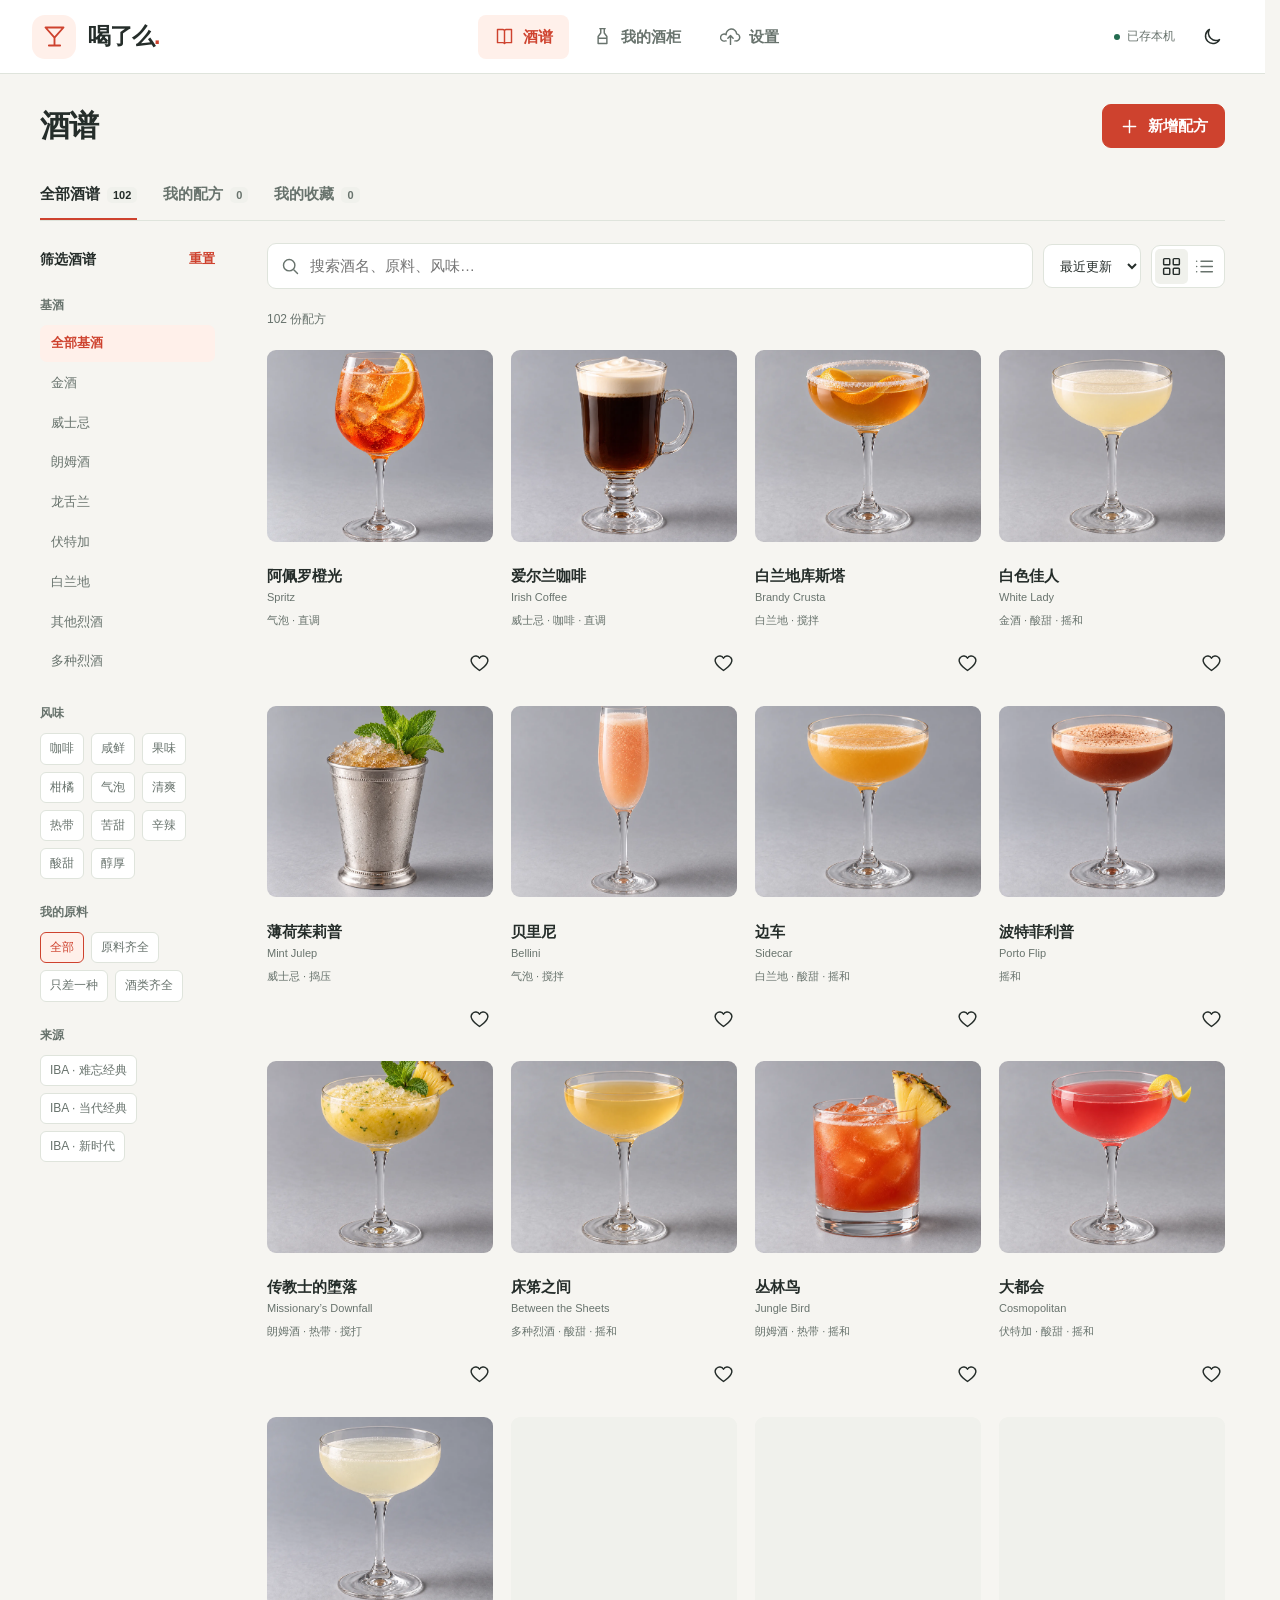
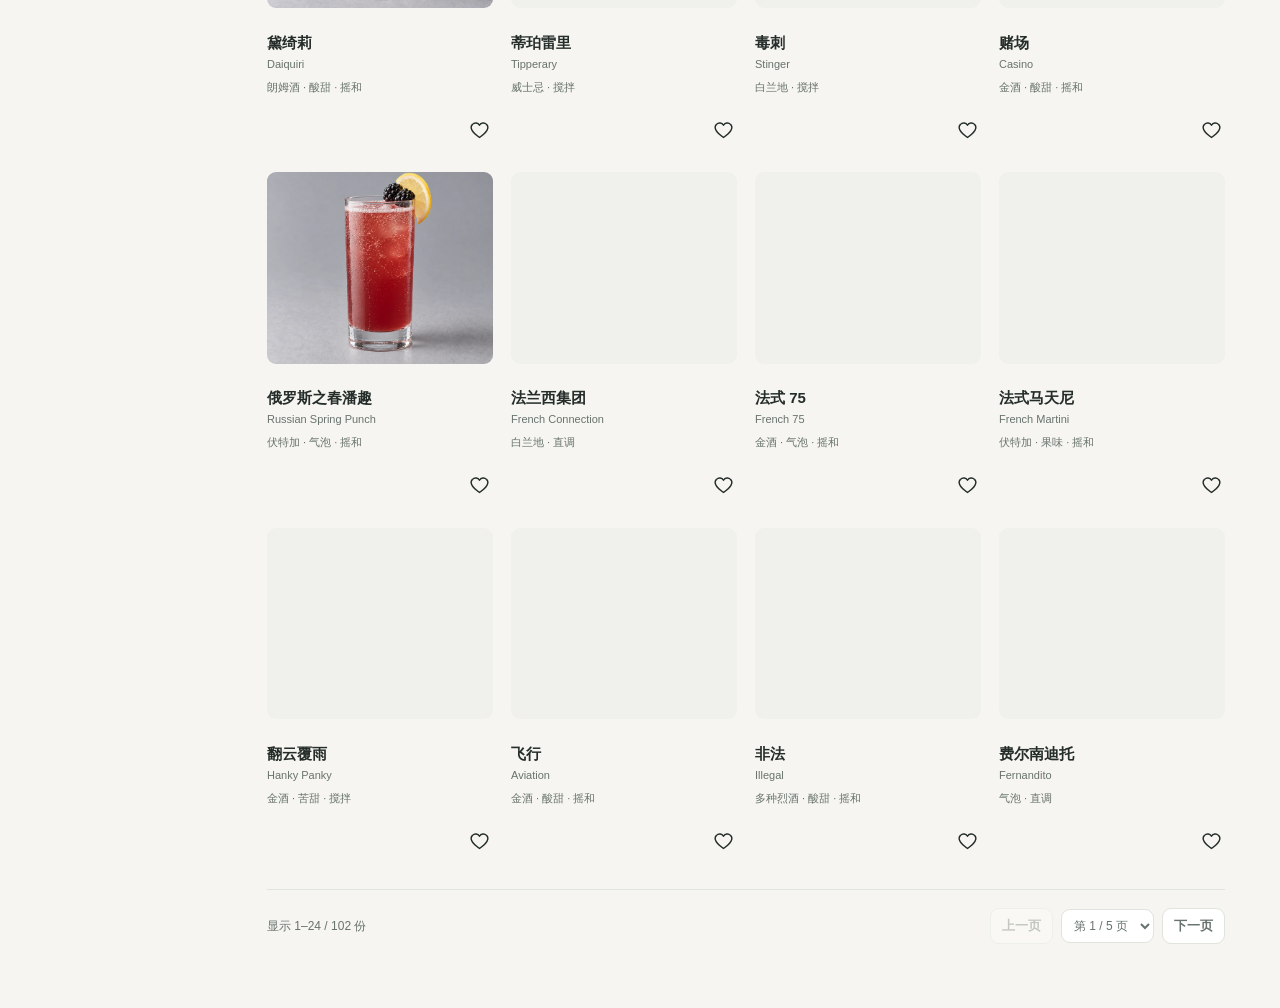
<file: index.html>
<!doctype html>
<html lang="zh-CN">
  <head>
    <meta charset="UTF-8" />
    <meta
      name="viewport"
      content="width=device-width, initial-scale=1, viewport-fit=cover"
    />
    <meta name="theme-color" content="#d94a32" />
    <meta
      name="description"
      content="鸡尾酒配方、原料与个人调制记录。"
    />
    <meta name="referrer" content="no-referrer" />
    <title>喝了么 · 鸡尾酒配方</title>
    <link
      rel="icon"
      type="image/svg+xml"
      href="data:image/svg+xml,%3Csvg xmlns='http://www.w3.org/2000/svg' viewBox='0 0 48 48'%3E%3Crect width='48' height='48' rx='12' fill='%23d94a32'/%3E%3Cpath d='M12 13h24L24 26zM24 26v10m-8 0h16' fill='none' stroke='white' stroke-width='3' stroke-linejoin='round'/%3E%3C/svg%3E"
    />
    <link rel="manifest" href="./manifest.webmanifest" />
    <link rel="apple-touch-icon" href="./assets/icon-192.png" />
    <script>
      try {
        const theme = localStorage.getItem("mixbook.theme");
        if (["light", "dark"].includes(theme)) document.documentElement.dataset.theme = theme;
      } catch (e) {}
    </script>
    <link rel="stylesheet" href="./styles.css" />
    <script defer src="./boot.js"></script>
    <script defer src="./core.js"></script>
    <script defer src="./catalog.js"></script>
    <script defer src="./catalog-recovery.js"></script>
    <script defer src="./hierarchy.js"></script>
    <script defer src="./app.js"></script>
  </head>
  <body>
    <a class="skip-link" href="#main-content">跳到主要内容</a>
    <div id="app">
      <div class="boot" role="status" aria-live="polite">
        <span class="boot-mark" aria-hidden="true">喝了么.</span>
        <p id="boot-message">正在加载…</p>
        <div class="boot-skeleton" aria-hidden="true"><span></span><span></span><span></span></div>
        <button id="boot-retry" class="btn" hidden>重新加载</button>
      </div>
    </div>
    <dialog id="filter-dialog" class="filter-dialog" aria-label="筛选与分类"></dialog>
    <div id="update-banner" class="update-banner" role="status" hidden>
      <span>有可用更新。</span>
      <button class="btn small primary" data-action="apply-update">更新页面</button>
      <button class="icon-button" data-action="dismiss-update" aria-label="稍后更新">×</button>
    </div>
    <dialog
      id="detail-dialog"
      class="detail-dialog"
      aria-label="配方详情"
    ></dialog>
    <dialog
      id="editor-dialog"
      class="editor-dialog"
      aria-label="编辑配方"
    ></dialog>
    <dialog
      id="item-dialog"
      class="editor-dialog item-dialog"
      aria-label="编辑材料"
    ></dialog>
    <dialog
      id="material-dialog"
      class="editor-dialog material-dialog"
      aria-label="选择材料"
    ></dialog>
    <dialog id="category-dialog" class="category-dialog" aria-label="选择分类"></dialog>
    <dialog
      id="sync-dialog"
      class="editor-dialog sync-dialog"
      aria-label="GitHub 同步设置"
    ></dialog>
    <dialog
      id="confirm-dialog"
      class="confirm-dialog"
      aria-label="确认操作"
    ></dialog>
    <div
      id="sync-overlay"
      class="sync-overlay"
      role="status"
      aria-live="polite"
      aria-hidden="true"
      hidden
    >
      <div class="sync-overlay-card" data-sync-state="loading">
        <span class="sync-indicator sync-spinner" aria-hidden="true"></span>
        <strong id="sync-overlay-title">正在同步中</strong>
        <span id="sync-overlay-message">正在与 GitHub 同步数据，请稍候…</span>
        <div class="sync-overlay-actions" hidden>
          <button class="btn" data-action="cancel-sync-result">取消</button>
          <button class="btn primary" data-action="retry-sync">再次同步</button>
        </div>
      </div>
    </div>
    <div id="toast" role="status" aria-live="polite"></div>
    <noscript>请启用 JavaScript 后使用配方记录与筛选。</noscript>
  </body>
</html>
</file>
<file: styles.css>
@font-face {
  font-family: Mixbook;
  src: local("PingFang SC");
}
* {
  box-sizing: border-box;
}
html {
  color-scheme: light;
  --bg: #f6f5f1;
  --surface: #fff;
  --soft: #f0f1ec;
  --ink: #252d2a;
  --muted: #68736d;
  --line: #dfe4dc;
  --accent: #ce422e;
  --accent-soft: #fff0ea;
  --green: #246c50;
  --green-soft: #e7f3eb;
  --amber: #86571d;
  --shadow: 0 18px 60px #18241d20;
  background: var(--bg);
  scroll-padding-top: 24px;
}
html[data-theme="dark"] {
  color-scheme: dark;
  --bg: #151a18;
  --surface: #1e2521;
  --soft: #29322c;
  --ink: #edf1eb;
  --muted: #adb9ae;
  --line: #3c4840;
  --accent: #ff8266;
  --accent-soft: #442e25;
  --green: #8ad3a9;
  --green-soft: #243c2e;
  --amber: #e8b875;
  --shadow: 0 18px 60px #0008;
}
@media (prefers-color-scheme: dark) {
  html:not([data-theme="light"]) {
    color-scheme: dark;
    --bg: #151a18;
    --surface: #1e2521;
    --soft: #29322c;
    --ink: #edf1eb;
    --muted: #adb9ae;
    --line: #3c4840;
    --accent: #ff8266;
    --accent-soft: #442e25;
    --green: #8ad3a9;
    --green-soft: #243c2e;
    --amber: #e8b875;
    --shadow: 0 18px 60px #0008;
  }
}
body {
  margin: 0;
  color: var(--ink);
  font:
    15px/1.6 Mixbook,
    -apple-system,
    BlinkMacSystemFont,
    "Segoe UI",
    "Microsoft YaHei",
    sans-serif;
}
button,
input,
select,
textarea {
  font: inherit;
  color: inherit;
}
button,
a,
input,
select,
textarea {
  touch-action: manipulation;
}
button {
  cursor: pointer;
}
button {
  border: 0;
  background: none;
}
a {
  color: var(--accent);
  text-decoration: none;
}
button:disabled {
  opacity: 0.5;
  cursor: wait;
}
button:focus-visible,
a:focus-visible,
input:focus-visible,
select:focus-visible,
textarea:focus-visible,
summary:focus-visible {
  outline: 3px solid var(--accent);
  outline-offset: 3px;
}
input,
select,
textarea {
  border: 1px solid var(--line);
  border-radius: 9px;
  padding: 10px 12px;
  background: var(--surface);
  max-width: 100%;
  min-width: 0;
}
input:not([type="checkbox"]):not([type="radio"]),
textarea {
  width: 100%;
}
input[type="checkbox"] {
  accent-color: var(--accent);
  width: 17px;
  height: 17px;
  vertical-align: middle;
}
textarea {
  resize: vertical;
  min-height: 90px;
}
svg {
  width: 21px;
  height: 21px;
  fill: none;
  stroke: currentColor;
  stroke-width: 1.65;
  stroke-linecap: round;
  stroke-linejoin: round;
  flex-shrink: 0;
}
h1,
h2,
h3,
p {
  margin: 0;
}
h2 {
  font-size: 20px;
}
h3 {
  font-size: 15px;
}
small,
.muted,
.hint {
  color: var(--muted);
}
[hidden] {
  display: none !important;
}
.sr-only {
  position: absolute;
  width: 1px;
  height: 1px;
  padding: 0;
  margin: -1px;
  overflow: hidden;
  clip: rect(0, 0, 0, 0);
  white-space: nowrap;
  border: 0;
}
.btn,
.icon-button,
.link-button {
  display: inline-flex;
  align-items: center;
  justify-content: center;
  gap: 8px;
  border-radius: 9px;
}
.btn {
  min-height: 44px;
  padding: 9px 16px;
  border: 1px solid var(--line);
  background: var(--surface);
  font-weight: 600;
  white-space: nowrap;
}
.btn:hover {
  background: var(--soft);
}
.btn.primary {
  background: var(--accent);
  border-color: var(--accent);
  color: #fff;
}
.btn.danger {
  color: #b52c29;
  border-color: #b52c2960;
}
.btn.small {
  min-height: 36px;
  padding: 6px 11px;
  font-size: 13px;
}
.icon-button {
  width: 40px;
  height: 40px;
  flex-shrink: 0;
}
.icon-button:hover {
  background: var(--soft);
}
.link-button {
  color: var(--accent);
  padding: 6px 0;
  font-size: 13px;
  font-weight: 600;
}
.topbar {
  height: 88px;
  padding: 0 max(32px, calc((100vw - 1280px) / 2));
  display: flex;
  align-items: center;
  justify-content: space-between;
  gap: 24px;
  border-bottom: 1px solid var(--line);
  background: var(--surface);
}
.brand {
  display: flex;
  align-items: center;
  gap: 12px;
  padding: 0;
  text-align: left;
}
.brand-icon {
  width: 44px;
  height: 44px;
  display: grid;
  place-items: center;
  background: var(--accent-soft);
  color: var(--accent);
  border-radius: 13px;
}
.brand-icon svg {
  width: 27px;
  height: 27px;
}
.brand strong {
  font-size: 23px;
  letter-spacing: -1px;
}
.brand-period {
  color: var(--accent);
}
.brand small {
  display: block;
  font-size: 11px;
  letter-spacing: 1px;
}
.nav {
  display: flex;
  gap: 7px;
}
.nav button {
  display: flex;
  align-items: center;
  gap: 8px;
  padding: 10px 16px;
  border-radius: 8px;
  color: var(--muted);
  font-weight: 600;
}
.nav button.active {
  color: var(--accent);
  background: var(--accent-soft);
}
.header-tools {
  display: flex;
  align-items: center;
  gap: 18px;
}
.top-status {
  font-size: 12px;
  color: var(--muted);
  display: flex;
  align-items: center;
  gap: 7px;
}
.status-dot {
  width: 6px;
  height: 6px;
  border-radius: 50%;
  background: var(--green);
}
.mobile-nav {
  display: none;
}
.shell {
  max-width: 1360px;
  padding: 42px 40px 24px;
  margin: auto;
}
.page-heading {
  display: flex;
  align-items: center;
  justify-content: space-between;
  gap: 20px;
  margin-bottom: 30px;
}
.eyebrow {
  color: var(--accent);
  font-size: 10px;
  font-weight: 700;
  letter-spacing: 2px;
  margin-bottom: 8px;
}
h1 {
  font-size: 39px;
  font-weight: 750;
  letter-spacing: -1.4px;
  line-height: 1.25;
}
.page-heading p {
  color: var(--muted);
  margin-top: 12px;
  font-size: 14px;
}
.collection-bar {
  display: flex;
  align-items: center;
  justify-content: space-between;
  border-bottom: 1px solid var(--line);
  margin-bottom: 28px;
  gap: 12px;
}
.view-tabs {
  display: flex;
  gap: 26px;
}
.view-tabs button {
  padding: 12px 0;
  color: var(--muted);
  border-bottom: 2px solid transparent;
  font-weight: 600;
  white-space: nowrap;
}
.view-tabs button.active {
  color: var(--ink);
  border-color: var(--accent);
}
.view-tabs button span {
  font-size: 11px;
  background: var(--soft);
  padding: 2px 6px;
  margin-left: 7px;
  border-radius: 5px;
}
.collection-note {
  font-size: 12px;
  color: var(--green);
}
.workspace {
  display: grid;
  grid-template-columns: 195px minmax(0, 1fr);
  gap: 32px;
}
.filter-rail {
  min-width: 0;
}
.filter-head {
  display: flex;
  align-items: center;
  justify-content: space-between;
  margin-bottom: 20px;
}
.filter-head h2 {
  font-size: 14px;
}
.filter-block {
  margin-bottom: 24px;
}
.filter-block h3 {
  font-size: 12px;
  color: var(--muted);
  margin-bottom: 10px;
}
.filter-block select {
  width: 100%;
  font-size: 13px;
}
.base-filter-list {
  display: grid;
  gap: 3px;
}
.filter-choice {
  text-align: left;
  padding: 8px 11px;
  border-radius: 7px;
  color: var(--muted);
  font-size: 13px;
}
.filter-choice:hover {
  background: var(--soft);
}
.filter-choice.active {
  color: var(--accent);
  background: var(--accent-soft);
  font-weight: 650;
}
.chips {
  display: flex;
  flex-wrap: wrap;
  gap: 7px;
}
.chip {
  display: inline-flex;
  align-items: center;
  gap: 6px;
  border: 1px solid var(--line);
  background: var(--surface);
  border-radius: 6px;
  padding: 5px 9px;
  color: var(--muted);
  font-size: 12px;
}
.chip.active,
.chip:has(input:checked) {
  border-color: var(--accent);
  color: var(--accent);
  background: var(--accent-soft);
}
.filter-caption {
  font-size: 11px;
  color: var(--muted);
  margin-top: 6px;
}
.rail-note {
  border-top: 1px solid var(--line);
  padding-top: 20px;
  color: var(--muted);
  font-size: 12px;
}
.rail-note > svg {
  color: var(--accent);
  display: block;
  margin-bottom: 8px;
}
.rail-note strong {
  color: var(--ink);
  display: block;
}
.rail-note p {
  margin: 6px 0;
}
.recipe-toolbar {
  display: flex;
  gap: 10px;
  align-items: center;
  margin-bottom: 15px;
}
.recipe-search-form {
  flex: 1;
  min-width: 0;
}
.search-field {
  display: flex;
  align-items: center;
  position: relative;
}
.search-field > svg {
  position: absolute;
  left: 13px;
  color: var(--muted);
}
.search-field input {
  padding-left: 42px;
  min-height: 44px;
  background: var(--surface);
}
.sort-control select {
  font-size: 13px;
  min-height: 44px;
}
.layout-toggle {
  display: flex;
  border: 1px solid var(--line);
  border-radius: 9px;
  background: var(--surface);
  padding: 3px;
}
.layout-toggle button {
  width: 33px;
  height: 35px;
  display: grid;
  place-items: center;
  border-radius: 5px;
  color: var(--muted);
}
.layout-toggle button.active {
  color: var(--ink);
  background: var(--soft);
}
.mobile-filter-toggle {
  display: none;
}
.result-grid {
  display: grid;
  grid-template-columns: repeat(4, minmax(0, 1fr));
  gap: 18px;
}
.recipe-card {
  background: var(--surface);
  border: 1px solid var(--line);
  border-radius: 13px;
  overflow: hidden;
  position: relative;
  min-width: 0;
  transition:
    transform 0.18s,
    box-shadow 0.18s;
}
.recipe-card:hover {
  transform: translateY(-3px);
  box-shadow: 0 8px 22px #142e1910;
}
.card-visual {
  padding: 0;
  text-align: left;
  width: 100%;
  display: block;
}
.catalog-photo {
  width: 100%;
  aspect-ratio: 1.12;
  object-fit: cover;
  background: var(--soft);
  display: block;
}
.photo-placeholder {
  display: flex;
  align-items: center;
  justify-content: center;
  color: var(--muted);
  background: var(--soft);
  aspect-ratio: 1.12;
}
.photo-placeholder svg {
  width: 55px;
  height: 55px;
  stroke-width: 1;
}
.card-main,
.card-main {
  padding: 14px;
}
.card-main h3 {
  font-weight: 700;
  font-size: 16px;
  line-height: 1.4;
  overflow-wrap: anywhere;
}
.recipe-en {
  font-size: 11px;
  color: var(--muted);
  margin-top: 3px;
  overflow-wrap: anywhere;
}
.card-facts {
  display: flex;
  gap: 6px;
  align-items: center;
  flex-wrap: wrap;
  font-size: 11px;
  color: var(--muted);
  margin-top: 9px;
}
.card-facts svg {
  width: 14px;
  height: 14px;
}
.card-bottom {
  border-top: 1px solid var(--line);
  padding: 8px 13px;
  display: flex;
  justify-content: space-between;
  align-items: center;
  gap: 5px;
}
.match-label,
.match-label {
  display: inline-flex;
  align-items: center;
  gap: 4px;
  font-size: 11px;
  color: var(--muted);
}
.match-label.ready,
.match-label.ready {
  color: var(--green);
}
.match-label.one,
.match-label.one {
  color: var(--amber);
}
.match-label svg {
  width: 14px;
  height: 14px;
}
.favorite {
  color: var(--muted);
  width: 30px;
  height: 30px;
  display: grid;
  place-items: center;
  border-radius: 50%;
}
.favorite.active {
  color: var(--accent);
}
.favorite.active svg {
  fill: var(--accent-soft);
}
.card-provenance {
  position: absolute;
  top: 10px;
  left: 10px;
  font-size: 10px;
  padding: 3px 7px;
  background: var(--surface);
  border-radius: 5px;
}
.empty {
  padding: 70px 24px;
  text-align: center;
  border: 1px dashed var(--line);
  border-radius: 12px;
  grid-column: 1/-1;
  color: var(--muted);
}
.empty h2,
.empty h3 {
  color: var(--ink);
  margin: 12px 0;
}
.empty p {
  margin: 8px 0 20px;
}
.empty svg {
  width: 42px;
  height: 42px;
}
.draft-banner,
.notice {
  display: flex;
  align-items: center;
  justify-content: space-between;
  gap: 12px;
  background: var(--accent-soft);
  border: 1px solid var(--line);
  padding: 12px 16px;
  border-radius: 10px;
  margin-bottom: 22px;
  font-size: 13px;
}
.draft-banner > span {
  display: flex;
  gap: 8px;
  align-items: center;
}
.notice {
  color: var(--amber);
}
.pantry-category-list {
  display: grid;
  gap: 4px;
  align-content: start;
}
.pantry-category-list button {
  display: flex;
  align-items: center;
  gap: 9px;
  text-align: left;
  padding: 10px 11px;
  border-radius: 7px;
  font-size: 13px;
  color: var(--muted);
}
.pantry-category-list button span:last-child {
  margin-left: auto;
  font-size: 11px;
}
.pantry-category-list button.active {
  color: var(--accent);
  background: var(--accent-soft);
}
.stock-card,
.directory-card {
  display: flex;
  gap: 13px;
  align-items: center;
  padding: 15px;
  border: 1px solid var(--line);
  background: var(--surface);
  border-radius: 11px;
}
.material-avatar {
  width: 44px;
  height: 44px;
  border-radius: 10px;
  background: var(--soft);
  display: grid;
  place-items: center;
  color: var(--muted);
  flex-shrink: 0;
}
.stock-identity,
.stock-identity {
  flex: 1;
  min-width: 0;
}
.stock-card h3,
.stock-identity h3 {
  font-size: 15px;
  overflow-wrap: anywhere;
}
.stock-card p,
.stock-identity p {
  font-size: 12px;
  color: var(--muted);
  overflow-wrap: anywhere;
}
.stock-card small {
  font-size: 11px;
}
.footer {
  display: flex;
  align-items: center;
  justify-content: space-between;
  padding-top: 35px;
  margin-top: 35px;
  border-top: 1px solid var(--line);
  font-size: 11px;
  color: var(--muted);
}
.footer-version {
  margin-left: 8px;
}
dialog {
  padding: 0;
  border: 1px solid var(--line);
  background: var(--surface);
  color: var(--ink);
  border-radius: 16px;
  box-shadow: var(--shadow);
  max-width: calc(100vw - 32px);
  max-height: calc(100dvh - 40px);
  overflow: auto;
}
dialog::backdrop {
  background: #10221866;
  backdrop-filter: blur(4px);
}
dialog:modal {
  margin: auto;
}
.dialog-top {
  display: flex;
  align-items: center;
  justify-content: space-between;
  gap: 12px;
  padding: 19px 24px;
  border-bottom: 1px solid var(--line);
}
.dialog-top h2 {
  font-size: 20px;
}
.dialog-top p {
  font-size: 12px;
  color: var(--muted);
  margin-top: 3px;
}
.dialog-actions {
  padding: 16px 24px;
  border-top: 1px solid var(--line);
  display: flex;
  align-items: center;
  justify-content: flex-end;
  gap: 10px;
  background: var(--surface);
}
.field {
  display: block;
  font-weight: 600;
  font-size: 13px;
  margin-bottom: 15px;
}
.field > input,
.field > textarea,
.field > select {
  display: block;
  margin-top: 7px;
  width: 100%;
  font-weight: 400;
}
.field small {
  display: block;
  font-weight: 400;
  font-size: 12px;
  margin-top: 5px;
}
.required {
  color: var(--accent);
}
.error,
.form-error,
.row-error {
  color: #c93c31;
  font-size: 12px;
  min-height: 0;
  white-space: pre-line;
}
.error:not(:empty),
.form-error:not(:empty) {
  padding: 12px 0;
}
.invalid {
  outline: 2px solid #c93c31;
  outline-offset: 3px;
}
.section-heading {
  display: flex;
  align-items: center;
  justify-content: space-between;
  gap: 10px;
  margin-bottom: 15px;
}
.section-heading p {
  font-size: 12px;
  color: var(--muted);
}
#editor-dialog {
  width: 1050px;
  height: min(900px, 92dvh);
  overflow: hidden;
}
#recipe-form {
  height: 100%;
  display: flex;
  flex-direction: column;
}
.editor-body {
  flex: 1;
  overflow: auto;
  padding: 24px 30px;
  scroll-behavior: smooth;
}
.editor-section {
  padding-bottom: 24px;
  margin-bottom: 24px;
  border-bottom: 1px solid var(--line);
  scroll-margin-top: 20px;
}
.editor-section:last-child {
  border: 0;
  margin-bottom: 0;
}
.editor-section h3 {
  font-size: 17px;
}
.editor-sections {
  display: flex;
  gap: 18px;
  padding: 12px 30px;
  border-bottom: 1px solid var(--line);
  font-size: 12px;
  flex-shrink: 0;
}
.editor-sections a {
  color: var(--muted);
}
.ingredient-edit-row {
  background: var(--soft);
  border: 1px solid var(--line);
  border-radius: 10px;
  padding: 11px;
  margin-bottom: 10px;
}
.ingredient-edit-main {
  display: grid;
  grid-template-columns: minmax(180px, 1fr) 112px 90px 34px;
  gap: 9px;
  align-items: center;
}
.material-target {
  display: flex;
  align-items: center;
  justify-content: space-between;
  gap: 8px;
  width: 100%;
  text-align: left;
  min-height: 45px;
  background: var(--surface);
  border: 1px solid var(--line);
  border-radius: 8px;
  padding: 8px 11px;
}
.material-target strong {
  font-size: 13px;
  display: block;
}
.material-target small {
  display: block;
  font-size: 10px;
}
.material-target > svg {
  width: 17px;
  height: 17px;
}
.ingredient-edit-main label {
  font-size: 11px;
  color: var(--muted);
}
.ingredient-edit-main label input {
  margin-top: 3px;
  font-size: 13px;
}
.row-settings {
  display: flex;
  align-items: center;
  gap: 12px;
  margin-top: 8px;
  font-size: 12px;
  color: var(--muted);
  flex-wrap: wrap;
}
.alternative-list {
  display: flex;
  flex-wrap: wrap;
  gap: 6px;
}
.alternative-list > span {
  display: inline-flex;
  align-items: center;
  gap: 6px;
  border: 1px solid var(--line);
  border-radius: 6px;
  padding: 3px 7px;
  background: var(--surface);
  font-size: 11px;
}
.alternative-list button {
  padding: 0;
  display: grid;
  place-items: center;
}
.alternative-list svg {
  width: 14px;
  height: 14px;
}
.paste-panel {
  background: var(--soft);
  padding: 14px;
  border-radius: 10px;
  margin-bottom: 15px;
}
.paste-panel p {
  font-size: 12px;
  color: var(--muted);
  margin-bottom: 8px;
}
.paste-panel textarea {
  margin-bottom: 10px;
}
.inline-tag-add {
  display: flex;
  align-items: center;
  gap: 8px;
  margin-top: 10px;
}
.inline-tag-add input {
  flex: 1;
  min-width: 0;
}
#material-dialog {
  width: 690px;
  height: min(830px, 90dvh);
  overflow: hidden;
}
.picker-controls {
  padding: 16px 22px 10px;
}
.picker-controls,
.picker-controls {
  display: flex;
  gap: 10px;
  margin-bottom: 10px;
}
.picker-controls .search-field,
.picker-controls .search-field {
  flex: 1;
}
.picker-item {
  display: flex;
  align-items: center;
  gap: 12px;
  width: 100%;
  text-align: left;
  padding: 12px 4px;
  border-bottom: 1px solid var(--line);
}
.picker-item:hover {
  background: var(--soft);
}
.picker-item > span {
  min-width: 0;
  flex: 1;
}
.picker-item strong {
  display: block;
  font-size: 14px;
}
.picker-item small {
  display: block;
  font-size: 11px;
  overflow-wrap: anywhere;
}
.picker-item .owned {
  color: var(--green);
  font-size: 10px;
  white-space: nowrap;
}
.quick-new {
  padding: 12px 22px;
  border-top: 1px solid var(--line);
  background: var(--soft);
  max-height: 50%;
  overflow: auto;
}
.quick-new summary {
  font-weight: 600;
  font-size: 13px;
  cursor: pointer;
}
.quick-new form {
  margin-top: 14px;
}
.quick-new .field {
  margin-bottom: 9px;
}
.quick-new input,
.quick-new select {
  padding: 7px 10px;
}
.picker-more {
  text-align: center;
  padding-top: 12px;
}
#item-dialog {
  width: 640px;
}
#detail-dialog {
  width: 950px;
  overflow: hidden;
}
.detail-body {
  overflow: auto;
  flex: 1;
  min-height: 0;
  padding: 24px;
}
.detail-hero {
  display: flex;
  gap: 24px;
  align-items: center;
  margin-bottom: 23px;
}
.detail-photo {
  width: 180px;
  height: 180px;
  object-fit: cover;
  flex-shrink: 0;
  border-radius: 12px;
  aspect-ratio: 1;
}
.detail-hero .photo-placeholder {
  width: 180px;
  height: 180px;
  border-radius: 12px;
  aspect-ratio: 1;
}
.detail-identity {
  min-width: 0;
  flex: 1;
}
.detail-identity h2 {
  font-size: 28px;
  overflow-wrap: anywhere;
}
.detail-identity p {
  color: var(--muted);
  font-size: 13px;
}
.detail-characteristics {
  display: flex;
  gap: 9px;
  flex-wrap: wrap;
  margin: 12px 0;
}
.detail-characteristics span {
  display: inline-flex;
  gap: 5px;
  align-items: center;
  font-size: 12px;
  color: var(--muted);
}
.detail-characteristics svg {
  width: 17px;
  height: 17px;
}
.version-tabs {
  display: flex;
  gap: 7px;
  flex-wrap: wrap;
}
.version-tabs button {
  padding: 6px 11px;
  border: 1px solid var(--line);
  border-radius: 7px;
  font-size: 12px;
}
.version-tabs button.active {
  color: var(--accent);
  border-color: var(--accent);
  background: var(--accent-soft);
}
.detail-columns {
  display: grid;
  grid-template-columns: 1fr 1fr;
  gap: 30px;
}
.detail-columns h3 {
  margin-bottom: 13px;
}
.ingredient-row {
  border-bottom: 1px solid var(--line);
  padding: 10px 0;
  display: flex;
  gap: 10px;
  align-items: flex-start;
}
.ingredient-row > div {
  flex: 1;
  min-width: 0;
}
.ingredient-row strong {
  font-size: 14px;
}
.ingredient-row small {
  display: block;
  font-size: 11px;
}
.ingredient-row .amount {
  font-variant-numeric: tabular-nums;
  white-space: nowrap;
}
.ingredient-row.checked {
  opacity: 0.6;
}
.ingredient-row.checked strong {
  text-decoration: line-through;
}
.method-steps {
  margin: 0;
  padding-left: 24px;
}
.method-steps li {
  padding: 0 0 16px 5px;
  font-size: 14px;
  white-space: pre-line;
}
.method-steps li::marker {
  color: var(--accent);
  font-weight: 700;
}
.method-steps li.active {
  background: var(--accent-soft);
  padding: 10px;
  border-radius: 8px;
}
.scale-control {
  display: flex;
  align-items: center;
  gap: 8px;
  font-size: 12px;
}
.scale-control select {
  padding: 7px 10px;
}
.action-menu {
  position: relative;
}
.action-menu summary {
  cursor: pointer;
  font-size: 13px;
  padding: 10px;
}
.action-menu[open] > div {
  position: absolute;
  bottom: 48px;
  right: 0;
  min-width: 175px;
  padding: 8px;
  border: 1px solid var(--line);
  border-radius: 10px;
  background: var(--surface);
  box-shadow: var(--shadow);
  z-index: 3;
}
.action-menu button {
  display: flex;
  width: 100%;
  gap: 8px;
  padding: 9px;
  text-align: left;
  font-size: 12px;
}
.panel {
  background: var(--surface);
  border: 1px solid var(--line);
  padding: 24px;
  border-radius: 13px;
  margin-bottom: 20px;
}
.panel h2 {
  margin-bottom: 8px;
}
.panel p {
  color: var(--muted);
  font-size: 13px;
  margin-bottom: 15px;
}
.settings-layout {
  display: grid;
  grid-template-columns: 1.1fr 1fr;
  gap: 20px;
}
.connection-summary {
  display: flex;
  gap: 10px;
  align-items: center;
  font-size: 13px;
}
.switch {
  display: flex;
  align-items: center;
  gap: 10px;
  margin: 12px 0;
}
.switch small {
  display: block;
}
#sync-dialog {
  width: 720px;
}
#sync-form {
  padding: 24px;
}
#sync-form .dialog-top {
  padding: 0 0 18px;
  margin-bottom: 20px;
}
#sync-form .dialog-actions {
  padding: 18px 0 0;
}
#confirm-dialog {
  width: 440px;
  padding: 24px;
}
#confirm-dialog h2 {
  margin-bottom: 12px;
}
#confirm-dialog p {
  font-size: 13px;
  color: var(--muted);
  white-space: pre-line;
}
#confirm-dialog .dialog-actions {
  padding: 20px 0 0;
  border: 0;
  flex-wrap: wrap;
}
#toast {
  position: fixed;
  bottom: 28px;
  left: 50%;
  transform: translateX(-50%);
  opacity: 0;
  pointer-events: none;
  z-index: 20;
  max-width: calc(100vw - 30px);
  padding: 12px 18px;
  border-radius: 10px;
  background: var(--ink);
  color: var(--surface);
  box-shadow: var(--shadow);
  font-size: 13px;
  transition: opacity 0.15s;
}
#toast.show {
  opacity: 1;
  transform: translateX(-50%);
  pointer-events: auto;
}
#toast button {
  color: inherit;
  text-decoration: underline;
  margin-left: 14px;
}
.sync-overlay {
  position: fixed;
  inset: 0;
  background: #13221980;
  z-index: 30;
  display: grid;
  place-items: center;
  padding: 20px;
}
.sync-overlay-card {
  width: 390px;
  max-width: 100%;
  padding: 30px;
  background: var(--surface);
  border-radius: 16px;
  text-align: center;
  box-shadow: var(--shadow);
}
.sync-overlay-card p {
  font-size: 13px;
  color: var(--muted);
  margin: 12px 0;
}
.sync-indicator {
  width: 46px;
  height: 46px;
  margin: 0 auto 18px;
  display: grid;
  place-items: center;
}
.sync-spinner {
  border: 3px solid var(--line);
  border-top-color: var(--accent);
  border-radius: 50%;
  animation: spin 0.8s linear infinite;
}
.sync-success {
  color: var(--green);
}
.sync-error {
  color: var(--accent);
}
@keyframes spin {
  to {
    transform: rotate(360deg);
  }
}
@media (min-width: 1500px) {
  .result-grid {
    gap: 22px;
  }
}
@media (max-width: 1150px) {
  .result-grid {
    grid-template-columns: repeat(3, minmax(0, 1fr));
  }
  .shell {
    padding: 32px 25px;
  }
  .workspace {
    gap: 22px;
    grid-template-columns: 180px minmax(0, 1fr);
  }
  .topbar {
    padding: 0 25px;
  }
  .top-status {
    display: none;
  }
}
@media (max-width: 850px) {
  .result-grid {
    grid-template-columns: repeat(2, minmax(0, 1fr));
  }
  .desktop-nav button {
    padding: 9px 11px;
  }
  .brand small {
    display: none;
  }
  .workspace {
    grid-template-columns: 165px minmax(0, 1fr);
    gap: 18px;
  }
  .settings-layout {
    grid-template-columns: 1fr;
  }
}
@media (max-width: 650px) {
  body {
    font-size: 14px;
  }
  .topbar {
    height: 70px;
    padding: 0 18px;
  }
  .brand strong {
    font-size: 21px;
  }
  .brand-icon {
    width: 38px;
    height: 38px;
  }
  .brand small {
    display: block;
    font-size: 9px;
  }
  .desktop-nav {
    display: none;
  }
  .mobile-nav {
    display: flex;
    position: fixed;
    left: 0;
    right: 0;
    bottom: 0;
    padding: 6px 12px calc(6px + env(safe-area-inset-bottom));
    min-height: 65px;
    background: var(--surface);
    border-top: 1px solid var(--line);
    z-index: 5;
    justify-content: space-around;
    gap: 10px;
  }
  .mobile-nav button {
    display: flex;
    flex: 1;
    flex-direction: column;
    gap: 3px;
    font-size: 10px;
    padding: 6px 4px;
  }
  .mobile-nav svg {
    width: 21px;
    height: 21px;
  }
  .shell {
    padding: 27px 18px calc(95px + env(safe-area-inset-bottom));
  }
  .page-heading {
    align-items: flex-start;
    gap: 12px;
    margin-bottom: 24px;
  }
  .page-heading h1 {
    font-size: 29px;
  }
  .page-heading p {
    font-size: 12px;
    max-width: 210px;
  }
  .page-heading .btn {
    font-size: 12px;
    padding: 8px 11px;
    min-height: 39px;
    margin-top: 23px;
    gap: 5px;
  }
  .page-heading .btn svg {
    width: 16px;
    height: 16px;
  }
  .eyebrow {
    font-size: 8px;
    letter-spacing: 1px;
  }
  .collection-bar {
    margin-bottom: 17px;
  }
  .view-tabs {
    gap: 19px;
  }
  .view-tabs button {
    font-size: 12px;
  }
  .view-tabs button span {
    margin-left: 4px;
    padding: 1px 4px;
    font-size: 10px;
  }
  .collection-note {
    display: none;
  }
  .workspace {
    display: block;
  }
  .filter-rail {
    display: none;
  }
  .filter-rail.mobile-open {
    display: block;
    background: var(--surface);
    border: 1px solid var(--line);
    border-radius: 11px;
    padding: 17px;
    margin-bottom: 18px;
  }
  .base-filter-list {
    display: flex;
    flex-wrap: wrap;
  }
  .filter-choice {
    font-size: 12px;
  }
  .filter-block {
    margin-bottom: 16px;
  }
  .rail-note {
    display: none;
  }
  .recipe-toolbar {
    flex-wrap: wrap;
    gap: 7px;
  }
  .recipe-search-form {
    flex-basis: calc(100% - 75px);
  }
  .mobile-filter-toggle {
    display: inline-flex;
  }
  .sort-control {
    margin-left: auto;
  }
  .sort-control select {
    min-height: 36px;
    font-size: 12px;
    padding: 6px 10px;
  }
  .layout-toggle button {
    width: 28px;
    height: 28px;
  }
  .result-grid {
    gap: 12px;
  }
  .card-main,
  .card-main {
    padding: 11px;
  }
  .card-main h3 {
    font-size: 14px;
  }
  .recipe-en {
    font-size: 10px;
  }
  .card-facts {
    font-size: 10px;
    gap: 5px;
  }
  .card-bottom {
    padding: 6px 9px;
  }
  .match-label,
  .match-label {
    font-size: 10px;
  }
  .favorite {
    width: 27px;
    height: 27px;
  }
  .pantry-category-list {
    display: flex;
    overflow: auto;
    gap: 5px;
    margin-bottom: 15px;
    padding-bottom: 6px;
  }
  .pantry-category-list button {
    white-space: nowrap;
    font-size: 12px;
    border: 1px solid var(--line);
    background: var(--surface);
    padding: 7px 10px;
  }
  .pantry-category-list svg {
    width: 17px;
    height: 17px;
  }
  .pantry-category-list button span:last-child {
    margin-left: 3px;
  }
  .stock-card,
  .directory-card {
    padding: 12px;
    gap: 10px;
  }
  .material-avatar {
    width: 36px;
    height: 36px;
  }
  .stock-card h3,
  .stock-identity h3 {
    font-size: 13px;
  }
  .stock-card p,
  .stock-identity p {
    font-size: 11px;
  }
  .footer {
    align-items: flex-start;
    gap: 10px;
    font-size: 10px;
    margin-top: 28px;
  }
  .draft-banner {
    font-size: 11px;
    padding: 10px;
    align-items: flex-start;
  }
  .draft-banner .link-button {
    font-size: 11px;
    white-space: nowrap;
  }
  .draft-banner > span svg {
    width: 15px;
    height: 15px;
  }
  dialog {
    max-width: calc(100vw - 20px);
    border-radius: 12px;
  }
  #editor-dialog,
  #material-dialog,
  #detail-dialog,
  #item-dialog,
  #sync-dialog {
    width: 100vw;
    max-width: 100vw;
    height: 100dvh;
    max-height: 100dvh;
    border-radius: 0;
    border: 0;
  }
  #editor-dialog:modal,
  #material-dialog:modal,
  #detail-dialog:modal,
  #item-dialog:modal,
  #sync-dialog:modal {
    margin: 0;
  }
  .dialog-top {
    padding: 14px 18px;
  }
  .dialog-top h2 {
    font-size: 18px;
  }
  .editor-body {
    padding: 20px 18px;
  }
  .editor-sections {
    padding: 10px 18px;
    gap: 16px;
  }
  .dialog-actions {
    padding: 12px 18px calc(12px + env(safe-area-inset-bottom));
    gap: 8px;
  }
  .ingredient-edit-main {
    grid-template-columns: minmax(0, 1fr) 90px 34px;
    gap: 8px;
  }
  .ingredient-edit-main .material-target {
    grid-column: 1/-1;
  }
  .ingredient-edit-main input {
    font-size: 16px;
  }
  .field input,
  .field textarea,
  .field select,
  .search-field input {
    font-size: 16px;
  }
  .field {
    margin-bottom: 15px;
  }
  .picker-controls {
    padding: 14px 18px 8px;
  }
  .picker-controls,
  .picker-controls {
    flex-wrap: wrap;
  }
  .picker-controls .search-field,
  .picker-controls .search-field {
    flex-basis: 100%;
  }
  .picker-controls select {
    width: 100%;
  }
  .quick-new {
    padding: 13px 18px calc(13px + env(safe-area-inset-bottom));
    max-height: 55%;
  }
  .detail-body {
    padding: 18px;
  }
  .detail-hero {
    gap: 15px;
    align-items: flex-start;
    margin-bottom: 17px;
  }
  .detail-photo,
  .detail-hero .photo-placeholder {
    width: 105px;
    height: 120px;
    border-radius: 9px;
  }
  .detail-identity h2 {
    font-size: 22px;
  }
  .detail-identity p {
    font-size: 11px;
  }
  .detail-characteristics {
    gap: 6px;
    margin: 9px 0;
  }
  .detail-characteristics span {
    font-size: 11px;
  }
  .detail-columns {
    grid-template-columns: 1fr;
    gap: 25px;
  }
  .ingredient-row strong {
    font-size: 13px;
  }
  .panel {
    padding: 20px;
  }
  #sync-form {
    padding: 20px 18px;
    min-height: 100%;
  }
  #toast {
    bottom: calc(82px + env(safe-area-inset-bottom));
    width: max-content;
    max-width: calc(100vw - 30px);
  }
  .empty {
    padding: 40px 15px;
  }
  .empty p {
    font-size: 12px;
  }
}
@media (max-width: 360px) {
  .shell {
    padding-left: 12px;
    padding-right: 12px;
  }
  .page-heading h1 {
    font-size: 25px;
  }
  .view-tabs {
    gap: 14px;
  }
  .result-grid {
    gap: 9px;
  }
  .card-main h3 {
    font-size: 13px;
  }
  .card-bottom {
    padding: 5px 7px;
  }
  .match-label svg {
    display: none;
  }
  .recipe-en {
    min-height: 28px;
  }
}
@media (prefers-reduced-motion: reduce) {
  *,
  *::before,
  *::after {
    animation: none !important;
    transition: none !important;
    scroll-behavior: auto !important;
  }
}
.skip-link {
  position: fixed;
  left: 16px;
  top: -80px;
  z-index: 50;
  background: var(--surface);
  padding: 12px 20px;
  border: 2px solid var(--accent);
  border-radius: 8px;
}
.skip-link:focus {
  top: 12px;
}
.boot {
  padding: 60px;
  text-align: center;
  color: var(--muted);
}
.results-heading {
  display: flex;
  justify-content: space-between;
  gap: 10px;
  align-items: center;
  min-height: 33px;
  margin-bottom: 13px;
  font-size: 12px;
  color: var(--muted);
}
.card-visual {
  display: block;
  position: relative;
  padding: 0;
  width: 100%;
  overflow: hidden;
}
.catalog-photo {
  display: block;
  width: 100%;
  aspect-ratio: 1.1;
  height: auto;
  object-fit: cover;
}
.photo-placeholder {
  display: flex;
  flex-direction: column;
  gap: 10px;
}
.photo-placeholder > span {
  font-size: 11px;
}
.card-main {
  display: block;
  text-align: left;
  width: 100%;
  min-height: 108px;
}
.card-main h3 {
  font-size: 15px;
  line-height: 1.4;
  margin: 0;
}
.recipe-en {
  font-size: 11px;
  color: var(--muted);
  margin-top: 3px;
}
.card-facts {
  font-size: 11px;
  color: var(--muted);
  margin-top: 8px;
}
.card-bottom .icon-button {
  width: 28px;
  height: 28px;
}
.is-favorite {
  color: var(--accent);
}
.is-favorite svg {
  fill: var(--accent-soft);
}
.card-provenance {
  position: absolute;
  top: 10px;
  left: 10px;
  border-radius: 5px;
  background: var(--surface);
  padding: 3px 7px;
  font-size: 10px;
  color: var(--muted);
}
.match-label {
  display: inline-flex;
  align-items: center;
  gap: 5px;
  font-size: 11px;
  color: var(--muted);
  min-width: 0;
}
.match-label svg {
  width: 14px;
  height: 14px;
}
.match-label.ready {
  color: var(--green);
}
.match-label.one {
  color: var(--amber);
}
.card-ingredients {
  font-size: 11px;
  color: var(--muted);
  margin-top: 7px;
  overflow: hidden;
  text-overflow: ellipsis;
  white-space: nowrap;
}
.pantry-content .search-field {
  flex: 1;
}
.pantry-category-list {
  display: grid;
  gap: 4px;
}
.pantry-category-list .filter-choice {
  display: flex;
  gap: 10px;
  align-items: center;
}
.pantry-category-list small {
  margin-left: auto;
  font-size: 11px;
}
.pantry-category-list svg {
  width: 18px;
  height: 18px;
}
.material-list {
  display: grid;
  gap: 8px;
}
.stock-card,
.directory-card {
  display: flex;
  align-items: center;
  gap: 12px;
  padding: 15px;
  border: 1px solid var(--line);
  border-radius: 10px;
  background: var(--surface);
  width: 100%;
  text-align: left;
}
.stock-card:hover {
  border-color: var(--accent);
}
.stock-identity {
  flex: 1;
  min-width: 0;
}
.stock-identity strong {
  display: block;
  font-size: 14px;
}
.stock-identity > small {
  display: block;
  font-size: 11px;
  overflow-wrap: anywhere;
}
.mini-tags {
  display: flex;
  gap: 5px;
  flex-wrap: wrap;
  margin-top: 4px;
}
.mini-tags span {
  font-size: 10px;
  background: var(--soft);
  padding: 1px 5px;
  border-radius: 3px;
  color: var(--muted);
}
.stock-usage,
.material-kind {
  font-size: 11px;
  color: var(--muted);
}
.stock-state {
  color: var(--green);
  display: flex;
  gap: 4px;
  font-size: 11px;
  align-items: center;
}
.stock-state svg {
  width: 15px;
  height: 15px;
}
.section-heading h2 {
  font-size: 16px;
}
.section-heading > span {
  font-size: 12px;
  color: var(--muted);
}
.dialog-top {
  display: flex;
  align-items: center;
  justify-content: space-between;
  flex-shrink: 0;
}
.dialog-top > span,
.dialog-top > div > span {
  font-size: 18px;
  font-weight: 650;
}
.dialog-top p {
  margin: 4px 0 0;
  font-size: 11px;
  color: var(--muted);
}
.field-row {
  display: grid;
  grid-template-columns: 1fr 1fr;
  gap: 18px;
}
.editor-sections {
  padding: 0 0 20px;
  border: 0;
}
.editor-section h2 {
  color: var(--accent);
  font-size: 13px;
  display: flex;
  gap: 13px;
  align-items: center;
}
.editor-section h2 span {
  color: var(--ink);
  font-size: 18px;
}
.garnish-editor,
.editor-advanced {
  margin-top: 17px;
}
.garnish-editor summary,
.editor-advanced summary {
  font-weight: 600;
  cursor: pointer;
  margin-bottom: 15px;
}
.garnish-editor summary span,
.editor-advanced summary span {
  font-size: 12px;
  font-weight: 400;
  color: var(--muted);
  margin-left: 8px;
}
.tag-picker {
  border: 0;
  margin: 0 0 16px;
  padding: 0;
}
.tag-picker legend {
  font-size: 13px;
  font-weight: 600;
  margin-bottom: 10px;
}
.inline-tag-add {
  margin-bottom: 17px;
}
.inline-tag-add input {
  max-width: 250px;
}
.row {
  display: flex;
  align-items: center;
  gap: 10px;
}
.row.wrap {
  flex-wrap: wrap;
}
.row.spread {
  justify-content: space-between;
}
.left {
  margin-right: auto;
}
.danger {
  color: var(--accent);
}
.add-row {
  width: 100%;
  border-style: dashed;
  background: transparent;
}
.ingredient-edit-main {
  grid-template-columns: minmax(180px, 1fr) 112px 90px 34px;
}
.row-settings {
  display: flex;
  gap: 14px;
  align-items: center;
  font-size: 11px;
  flex-wrap: wrap;
  margin-top: 8px;
}
.row-settings input {
  margin-right: 5px;
}
.alternative-add {
  font-size: 11px;
}
.alternative-list:empty {
  display: none;
}
.alternative-list .alternative {
  display: flex;
  gap: 6px;
  align-items: center;
}
.row-error:not(:empty) {
  margin-top: 8px;
}
#material-dialog[open] {
  display: flex;
  flex-direction: column;
}
.picker-controls {
  padding: 16px 22px;
  display: flex;
  gap: 10px;
  flex-shrink: 0;
}
.picker-controls .search-field {
  flex: 1;
  min-width: 0;
}
.picker-controls select {
  width: 135px;
  font-size: 12px;
  min-height: 44px;
}
.picker-body {
  overflow: auto;
  flex: 1;
  padding: 0 22px 16px;
}
.picker-result-head {
  display: flex;
  align-items: center;
  justify-content: space-between;
  font-size: 12px;
  color: var(--muted);
  margin: 3px 0 8px;
}
.picker-list {
  display: grid;
}
.picker-item > span:nth-child(2) {
  flex: 1;
  min-width: 0;
}
.picker-item strong {
  font-size: 13px;
}
.picker-kind {
  font-size: 10px;
  color: var(--muted);
  max-width: 80px;
}
.owned-dot {
  color: var(--green);
}
.picker-more {
  margin-top: 15px;
  width: 100%;
}
.quick-new {
  border: 1px solid var(--line);
  border-radius: 9px;
  margin-top: 18px;
  max-height: none;
}
.picker-empty {
  padding: 35px 10px;
  font-size: 13px;
  color: var(--muted);
  text-align: center;
}
#item-dialog[open],
#sync-dialog[open] {
  overflow: hidden;
  display: flex;
  flex-direction: column;
}
#stock-form,
#material-edit-form,
#sync-form {
  padding: 0;
  width: 100%;
  max-height: calc(100dvh - 42px);
  display: flex;
  flex-direction: column;
}
#stock-form .editor-body,
#material-edit-form .editor-body,
#sync-form .editor-body {
  padding: 24px;
  overflow: auto;
}
.detail-hero {
  justify-content: space-between;
}
.detail-identity h2 {
  font-size: 30px;
  line-height: 1.3;
  margin-top: 9px;
}
.detail-characteristics {
  display: flex;
  flex-wrap: wrap;
  gap: 12px;
  margin: 15px 0;
}
.detail-characteristics span {
  display: flex;
  align-items: center;
  gap: 6px;
  font-size: 12px;
  color: var(--muted);
}
.detail-characteristics svg {
  width: 18px;
  height: 18px;
}
#detail-dialog[open] {
  display: flex;
  flex-direction: column;
}
.detail-body {
  overflow: auto;
  min-height: 0;
  flex: 1;
}
.version-section {
  margin-bottom: 20px;
}
.version-caption {
  display: flex;
  align-items: center;
  justify-content: space-between;
  font-size: 11px;
  color: var(--muted);
  margin-top: 8px;
}
.version-caption > div {
  display: flex;
  gap: 14px;
}
.detail-status {
  display: flex;
  align-items: center;
  gap: 10px;
  margin: 20px 0;
  padding: 11px 0;
  border-block: 1px solid var(--line);
}
.detail-status > small {
  font-size: 11px;
}
.detail-status .scale-control {
  margin-left: auto;
}
.ingredient-row {
  display: flex;
  align-items: center;
  gap: 8px;
  padding: 11px 0;
  border-bottom: 1px solid var(--line);
}
.ingredient-state {
  width: 22px;
  height: 28px;
  display: grid;
  place-items: center;
  padding: 0;
  color: var(--muted);
  opacity: 1;
}
.ingredient-row.have .ingredient-state {
  color: var(--green);
}
.ingredient-identity {
  flex: 1;
  min-width: 0;
}
.ingredient-identity strong {
  font-size: 13px;
}
.ingredient-identity small {
  display: block;
  font-size: 10px;
}
.ingredient-identity .optional-label {
  display: inline;
  margin-left: 7px;
  color: var(--muted);
}
.actual-match {
  color: var(--green);
}
.ingredient-row .amount {
  font-size: 14px;
  white-space: nowrap;
}
.ingredient-row .amount small {
  font-size: 11px;
}
.ingredient-row .icon-button {
  width: 27px;
  height: 27px;
}
.ingredient-row.used .ingredient-identity {
  text-decoration: line-through;
  opacity: 0.6;
}
.method-steps {
  list-style: none;
  padding: 0;
  margin: 0;
}
.method-steps li {
  display: flex;
  gap: 13px;
  border-bottom: 1px solid var(--line);
  padding: 12px 0;
  font-size: 13px;
  line-height: 1.8;
}
.method-steps .step-number {
  font-size: 11px;
  color: var(--accent);
  font-variant-numeric: tabular-nums;
  margin-top: 2px;
  flex-shrink: 0;
}
.method-steps li > button {
  text-align: left;
  font-size: 13px;
  padding: 0;
  line-height: 1.8;
}
.method-steps li.current {
  background: var(--accent-soft);
  padding: 10px;
  border-radius: 8px;
}
.garnish-heading {
  margin-top: 22px;
}
.notes-box,
.related-recipes {
  margin-top: 23px;
}
.notes-box {
  padding: 16px;
  background: var(--soft);
  border-radius: 9px;
}
.notes-box p {
  font-size: 13px;
  white-space: pre-line;
  margin-top: 8px;
}
.related-recipes h3 {
  margin-bottom: 10px;
}
.source-line {
  margin-top: 24px;
  font-size: 11px;
  color: var(--muted);
}
.source-line a {
  display: inline-flex;
  gap: 5px;
  align-items: center;
}
.source-line svg {
  width: 14px;
  height: 14px;
}
.action-menu {
  position: relative;
}
.action-menu summary {
  list-style: none;
}
.action-menu > div {
  position: absolute;
  bottom: 50px;
  right: 0;
  width: 150px;
  background: var(--surface);
  padding: 6px;
  border: 1px solid var(--line);
  border-radius: 8px;
  box-shadow: var(--shadow);
  z-index: 4;
}
.action-menu > div button {
  display: block;
  width: 100%;
  text-align: left;
  padding: 9px;
  font-size: 12px;
}
.settings-layout {
  display: grid;
  grid-template-columns: 1.1fr 1fr;
  gap: 24px;
}
.connection-summary {
  margin: 20px 0;
  display: flex;
  gap: 13px;
}
.connection-icon {
  display: grid;
  place-items: center;
  width: 44px;
  height: 44px;
  background: var(--soft);
  border-radius: 10px;
  flex-shrink: 0;
}
.connection-summary > div {
  min-width: 0;
}
.connection-summary strong,
.connection-summary > div > span {
  display: block;
  overflow-wrap: anywhere;
}
.connection-summary > div > span {
  font-size: 11px;
  color: var(--muted);
  margin-top: 3px;
}
.status-box {
  padding: 12px;
  background: var(--soft);
  border-radius: 8px;
  font-size: 12px;
  margin-bottom: 16px;
}
.backup-row {
  display: flex;
  align-items: center;
  justify-content: space-between;
  gap: 15px;
  padding: 14px 0;
  border-top: 1px solid var(--line);
}
.backup-row strong {
  font-size: 13px;
}
.backup-row p {
  font-size: 11px;
  margin: 3px 0 0;
}
.sync-badge {
  font-size: 11px;
  color: var(--muted);
}
.steps-list {
  padding-left: 20px;
  font-size: 12px;
  color: var(--muted);
}
.steps-list li {
  margin-bottom: 11px;
}
.check-line,
.switch-line {
  display: flex;
  gap: 10px;
  font-size: 12px;
  align-items: flex-start;
  margin: 16px 0;
}
.switch-line {
  justify-content: space-between;
}
.switch-line .hint {
  display: block;
  font-size: 11px;
  margin-top: 6px;
}
.confirm-actions {
  display: flex;
  gap: 8px;
  justify-content: flex-end;
  margin-top: 22px;
  flex-wrap: wrap;
}
#sync-overlay-message {
  display: block;
  margin: 12px 0;
  font-size: 13px;
  color: var(--muted);
}
@media (max-width: 850px) {
  .settings-layout {
    grid-template-columns: 1fr;
  }
}
@media (max-width: 650px) {
  .card-main {
    min-height: 102px;
    padding: 11px;
  }
  .card-main h3 {
    font-size: 14px;
  }
  .recipe-en {
    font-size: 10px;
    min-height: 16px;
  }
  .card-facts {
    font-size: 10px;
  }
  .match-label {
    font-size: 10px;
    overflow-wrap: anywhere;
  }
  .match-label svg {
    flex-shrink: 0;
  }
  .card-provenance {
    font-size: 9px;
    left: 7px;
    top: 7px;
  }
  .pantry-sidebar {
    display: none;
  }
  .pantry-sidebar.mobile-open {
    display: block;
    background: var(--surface);
    padding: 14px;
    border: 1px solid var(--line);
    border-radius: 10px;
    margin-bottom: 14px;
  }
  .pantry-category-list {
    grid-template-columns: 1fr 1fr;
  }
  .pantry-category-list .filter-choice {
    font-size: 11px;
    gap: 5px;
    white-space: normal;
  }
  .stock-card,
  .directory-card {
    padding: 12px;
    gap: 9px;
    flex-wrap: wrap;
  }
  .stock-identity strong {
    font-size: 13px;
  }
  .stock-usage {
    display: none;
  }
  .stock-state {
    font-size: 10px;
  }
  .material-kind {
    display: none;
  }
  .directory-card .btn {
    font-size: 10px;
    padding: 6px 8px;
  }
  .field-row {
    grid-template-columns: 1fr;
    gap: 0;
  }
  .ingredient-edit-main {
    grid-template-columns: minmax(0, 1fr) 80px 30px;
  }
  .ingredient-edit-main .material-target {
    grid-column: 1/-1;
  }
  .ingredient-edit-main label input {
    font-size: 16px;
  }
  .editor-sections {
    padding: 0 0 20px;
    gap: 15px;
    font-size: 11px;
  }
  .picker-controls {
    padding: 14px 18px;
    flex-wrap: nowrap;
  }
  .picker-controls select {
    width: 106px;
    padding: 8px;
    font-size: 11px;
  }
  .picker-body {
    padding: 0 18px 20px;
  }
  .quick-new {
    padding: 14px;
  }
  .picker-item {
    gap: 8px;
  }
  .picker-kind {
    max-width: 55px;
  }
  .dialog-top {
    padding: 14px 18px;
  }
  #stock-form,
  #material-edit-form,
  #sync-form {
    height: 100dvh;
    max-height: 100dvh;
  }
  #stock-form .editor-body,
  #material-edit-form .editor-body,
  #sync-form .editor-body {
    padding: 20px 18px;
  }
  .detail-identity h2 {
    font-size: 22px;
  }
  .detail-characteristics {
    gap: 7px;
    margin: 10px 0;
  }
  .detail-characteristics span {
    font-size: 10px;
  }
  .detail-status {
    flex-wrap: wrap;
    gap: 8px;
  }
  .detail-status > small {
    font-size: 10px;
  }
  .detail-status .scale-control {
    margin-left: auto;
  }
  .scale-control select {
    font-size: 12px;
  }
  .detail-body {
    padding: 18px;
  }
  .detail-hero {
    gap: 15px;
  }
  .dialog-actions .btn {
    font-size: 12px;
    padding: 8px 11px;
  }
  .dialog-actions .link-button {
    font-size: 11px;
  }
  .footer {
    font-size: 9px;
  }
  .stock-identity {
    min-width: 100px;
  }
  .stock-state svg {
    display: none;
  }
}
.picker-item > .material-avatar {
  flex: 0 0 44px;
  width: 44px;
}
.picker-item > .picker-kind {
  flex: 0 0 auto;
}
.picker-item > svg {
  width: 18px;
  height: 18px;
}
.picker-item {
  gap: 13px;
}
.recipe-card:focus-within {
  border-color: var(--accent);
}
@media (max-width: 650px) {
  .picker-item > .material-avatar {
    flex-basis: 36px;
    width: 36px;
    height: 36px;
  }
  .picker-item {
    gap: 9px;
  }
}
/* Dense list mode keeps photos, identity and availability aligned. */
.result-grid.is-list {
  grid-template-columns: 1fr;
  gap: 10px;
}
.result-grid.is-list .recipe-card {
  display: grid;
  grid-template-columns: 108px minmax(0, 1fr) 145px;
  align-items: stretch;
}
.result-grid.is-list .card-visual {
  display: block;
}
.result-grid.is-list .catalog-photo,
.result-grid.is-list .photo-placeholder {
  height: 126px;
  aspect-ratio: auto;
}
.result-grid.is-list .card-main {
  display: block;
  min-height: 0;
  padding: 14px 18px;
}
.result-grid.is-list .card-bottom {
  border-left: 1px solid var(--line);
  border-top: 0;
  flex-direction: column;
  justify-content: center;
  gap: 10px;
}
.ingredient-state.interactive {
  border: 1px solid var(--line);
  border-radius: 5px;
  cursor: pointer;
}
@media (max-width: 850px) {
  .result-grid.is-list .recipe-card {
    grid-template-columns: 90px minmax(0, 1fr);
  }
  .result-grid.is-list .card-bottom {
    grid-column: 1/-1;
    border-left: 0;
    border-top: 1px solid var(--line);
    flex-direction: row;
    justify-content: space-between;
  }
  .result-grid.is-list .card-provenance {
    display: none;
  }
}
@media (max-width: 650px) {
  .result-grid.is-list .catalog-photo,
  .result-grid.is-list .photo-placeholder {
    height: 130px;
  }
  .result-grid.is-list .card-main {
    padding: 12px;
  }
}
/* Keep action text readable in both palettes. */
html {
  --on-accent: #fff;
  --error: #b6362b;
}
html[data-theme="dark"] {
  --on-accent: #17211b;
  --error: #ff9484;
}
@media (prefers-color-scheme: dark) {
  html:not([data-theme="light"]) {
    --on-accent: #17211b;
    --error: #ff9484;
  }
}
.btn.primary {
  color: var(--on-accent);
}
.form-error,
.row-error,
.error,
.btn.danger {
  color: var(--error);
}

/* v2.1: task shortcuts, consistent feedback and accessible compact layouts. */
html { scrollbar-gutter: stable; }
body:has(dialog[open]) { overflow: hidden; }
button, a, input, select, textarea { -webkit-tap-highlight-color: transparent; }
button:disabled { cursor: not-allowed; }
.page-heading { margin-bottom: 25px; }
.discovery-strip {
  display: flex; align-items: center; justify-content: space-between;
  gap: 12px 20px; padding: 14px 18px; margin-bottom: 20px;
  background: var(--surface); border: 1px solid var(--line); border-radius: 12px;
  font-size: 12px; color: var(--muted);
}
.discovery-strip > div, .discovery-actions { display: flex; align-items: center; gap: 12px; }
.discovery-strip > div > svg { color: var(--green); }
.discovery-strip strong { color: var(--ink); font-variant-numeric: tabular-nums; }
.discovery-link { display: inline-flex; align-items: center; gap: 8px; min-height: 32px; color: var(--green); padding: 3px 9px; border-radius: 6px; }
.discovery-link:hover { background: var(--green-soft); }
.discovery-link svg { width: 15px; height: 15px; }
.collection-bar { margin-bottom: 22px; }
.results-heading { align-items: flex-start; flex-wrap: wrap; }
#results-summary { flex-shrink: 0; padding-top: 6px; }
#active-filters { justify-content: flex-end; }
.chip.removable { color: var(--accent); border-color: var(--accent); background: var(--accent-soft); min-height: 32px; max-width: 100%; overflow-wrap: anywhere; text-align: left; }
.chip.removable svg { width: 13px; height: 13px; }
.chip.removable:hover { box-shadow: 0 0 0 1px var(--accent); }
.recipe-card:focus-within { border-color: var(--accent); }
.card-main:focus-visible { outline-offset: -4px; border-radius: 8px; }
.card-visual { background: var(--soft); }
.card-main h3, .stock-identity strong, .detail-identity h2 { overflow-wrap: anywhere; }
.catalog-photo { transition: transform .25s ease; }
@media (hover: hover) and (prefers-reduced-motion: no-preference) {
  .card-visual:hover .catalog-photo { transform: scale(1.035); }
}
.empty > svg { width: 36px; height: 36px; }
.empty .btn svg { width: 19px; height: 19px; }
.empty .btn + .btn { margin-left: 8px; }
.empty p { max-width: 440px; margin-inline: auto; }
.filter-close, .filter-apply { display: none; }
.detail-photo { background: var(--soft); }
.detail-body, .editor-body, .picker-body { overscroll-behavior: contain; }
.detail-identity h2 { letter-spacing: -.6px; }
.notes-box p { white-space: pre-wrap; overflow-wrap: anywhere; }
.ingredient-edit-row:focus-within { border-color: var(--accent); }
input[aria-invalid="true"], textarea[aria-invalid="true"] { border-color: var(--error); }
.update-banner {
  position: fixed; z-index: 40; bottom: 22px; left: 50%; transform: translateX(-50%);
  display: flex; align-items: center; gap: 12px; padding: 12px 16px;
  width: max-content; max-width: calc(100% - 32px); background: var(--surface);
  border: 1px solid var(--line); border-radius: 14px; box-shadow: var(--shadow); font-size: 13px;
}
.boot { max-width: 900px; margin: auto; padding: 70px 24px; }
.boot-mark { display: block; font-size: 30px; font-weight: 750; color: var(--ink); margin-bottom: 10px; }
.boot-skeleton { display: grid; grid-template-columns: repeat(3, 1fr); gap: 16px; margin: 30px 0; }
.boot-skeleton span { height: 210px; border-radius: 14px; background: var(--soft); border: 1px solid var(--line); }
.top-status:has(.status-text) { font-variant-numeric: tabular-nums; }
@media (max-width: 850px) {
  .discovery-strip { flex-wrap: wrap; }
  .discovery-actions { flex-wrap: wrap; }
}
@media (max-width: 650px) {
  .shell { padding-top: 24px; }
  .page-heading { margin-bottom: 20px; }
  .discovery-strip { padding: 11px 12px; gap: 6px; margin-bottom: 16px; }
  .discovery-strip > div { gap: 7px; }
  .discovery-actions { width: 100%; justify-content: space-between; }
  .discovery-link { padding: 4px 0; font-size: 11px; min-height: 40px; gap: 5px; }
  .discovery-actions .discovery-link:last-child svg { display: none; }
  .collection-bar { margin-bottom: 17px; }
  .recipe-toolbar { margin-bottom: 10px; }
  .results-heading { margin-bottom: 12px; gap: 5px; }
  #active-filters { justify-content: flex-start; }
  .card-main { min-height: 94px; }
  .card-facts, .match-label, .recipe-en { font-size: 11px; }
  .icon-button { min-width: 44px; min-height: 44px; }
  .chip.removable, .filter-choice { min-height: 40px; }
  input:not([type="checkbox"]):not([type="radio"]), select, textarea { font-size: 16px; }
  .sort-control select { font-size: 13px; }
  #filter-dialog[open] {
    display: flex; flex-direction: column; padding: 0; margin: auto 0 0;
    position: fixed; inset: auto 0 0; width: 100%; max-width: 100%;
    max-height: 88dvh; border-radius: 20px 20px 0 0; border: 0;
    box-shadow: var(--shadow); overflow: hidden;
  }
  #filter-dialog .filter-rail, #filter-dialog .pantry-sidebar {
    display: block; padding: 0 20px calc(20px + env(safe-area-inset-bottom));
    margin: 0; background: var(--surface); border: 0; border-radius: 0;
    overflow: auto; overscroll-behavior: contain;
  }
  #filter-dialog .filter-head { position: sticky; top: 0; background: var(--surface); z-index: 2; padding: 14px 0 10px; margin-bottom: 12px; border-bottom: 1px solid var(--line); }
  #filter-dialog .filter-head h2 { font-size: 17px; }
  #filter-dialog .filter-close { display: inline-flex; }
  #filter-dialog .filter-apply { display: flex; position: sticky; bottom: 0; width: 100%; margin-top: 18px; min-height: 46px; box-shadow: 0 0 0 8px var(--surface); }
  #filter-dialog .chip { min-height: 40px; }
  .update-banner { bottom: calc(78px + env(safe-area-inset-bottom)); flex-wrap: wrap; gap: 6px 10px; }
  .update-banner > span { flex-basis: 100%; }
  .boot-skeleton { gap: 8px; }
  .boot-skeleton span { height: 150px; }
}

@media (max-width: 650px) { html { scrollbar-gutter: auto; } }

/* v2.3: content first. Dividers establish hierarchy; only inputs need frames. */
.eyebrow:empty, .page-heading p:empty { display: none; }
.topbar { height: 74px; }
.shell { max-width: 1440px; padding-top: 30px; }
.page-heading { margin-bottom: 22px; }
.page-heading h1 { font-size: 30px; letter-spacing: -.8px; }
.page-heading p { font-size: 12px; margin-top: 6px; }
.discovery-strip { border: 0; background: none; padding: 0 0 20px; margin-bottom: 0; gap: 18px; }
.discovery-strip > div:first-child { display: none; }
.discovery-actions { width: 100%; justify-content: flex-start; gap: 24px; }
.discovery-link { font-size: 12px; }
.discovery-link:last-child { margin-left: auto; }
.collection-bar { margin-bottom: 22px; }
.recipe-toolbar { background: none; border: 0; padding: 0; }
.search-field { border-radius: 7px; }
.filter-rail { padding-right: 20px; }
.base-filter-list .filter-choice { display: flex; justify-content: space-between; align-items: center; }
.base-filter-list small { color: var(--muted); font-size: 10px; }
.recipe-card { border: 0; border-radius: 0; background: none; overflow: visible; }
.recipe-card:hover { transform: none; box-shadow: none; }
.card-visual { border-radius: 9px; overflow: hidden; }
.card-main { width: 100%; text-align: left; padding: 12px 0 8px; }
.card-main h3 { font-size: 15px; }
.card-facts { margin-top: 5px; }
.card-provenance { display: none; }
.card-bottom { border: 0; padding: 0 0 10px; }
.catalog-photo { aspect-ratio: 1.18; }
.recipe-card:focus-within { outline: 2px solid var(--accent); outline-offset: 5px; border-radius: 6px; }
.result-grid.is-list .recipe-card { border-bottom: 1px solid var(--line); padding-bottom: 12px; }
#recipe-results { scroll-margin-top: 20px; }
.pagination { display: flex; justify-content: space-between; gap: 18px; align-items: center; margin-top: 24px; padding-top: 18px; border-top: 1px solid var(--line); color: var(--muted); font-size: 12px; }
.pagination:empty { display: none; }
.pagination > div { display: flex; gap: 8px; align-items: center; }
.pagination select { width: auto; padding: 8px; background: var(--surface); }
.pagination button:disabled, .row-order button:disabled { cursor: default; opacity: .35; }
.pantry-opportunities { margin: 0 0 24px; font-size: 12px; color: var(--muted); }
.pantry-opportunities summary { cursor: pointer; }
.pantry-opportunities > div { display: flex; gap: 24px; flex-wrap: wrap; padding-top: 12px; }
.pantry-opportunities button { display: flex; gap: 12px; align-items: center; color: var(--ink); text-align: left; }
.pantry-opportunities button small { color: var(--green); }
.pantry-opportunities button svg { width: 14px; height: 14px; vertical-align: middle; }
.material-list { gap: 0; }
.stock-card, .directory-card { border: 0; border-bottom: 1px solid var(--line); border-radius: 0; padding: 16px 0; background: none; }
.stock-card:hover { background: var(--soft); }
.material-avatar { background: none; border-radius: 0; }
.stock-identity > small { color: var(--muted); }
#editor-dialog { width: 880px; }
.editor-layout { display: block; }
.editor-fields { min-width: 0; }
.editor-section { border: 0; margin-bottom: 24px; padding-bottom: 8px; }
.editor-section h2 { color: var(--ink); font-size: 16px; }
#editor-identity .section-heading { display: none; }
.ingredient-edit-row { background: none; border: 0; border-bottom: 1px solid var(--line); border-radius: 0; padding: 0 0 12px; margin-bottom: 14px; }
.material-target { border: 0; border-radius: 6px; background: var(--soft); padding: 12px; }
.material-target strong { font-size: 13px; }
.row-options { margin-top: 7px; }
.row-options summary { font-size: 11px; color: var(--muted); cursor: pointer; width: fit-content; padding: 4px 0; }
.row-settings { margin-top: 8px; padding: 6px 0; }
.row-order { display: flex; gap: 12px; margin-right: auto; }
.row-order .link-button { font-size: 11px; }
.add-row { border: 0; background: none; justify-content: flex-start; padding: 6px 0; color: var(--accent); }
.garnish-editor, .editor-advanced { margin-top: 16px; }
.garnish-editor summary, .editor-advanced summary, .stock-extra summary, .optional-fields summary { cursor: pointer; font-size: 13px; color: var(--muted); font-weight: 500; }
.stock-extra summary, .optional-fields summary { margin-bottom: 16px; }
.paste-panel { border: 0; background: none; padding: 0 0 14px; }
#material-dialog { width: 620px; }
.picker-controls { padding-bottom: 12px; }
.picker-body { overscroll-behavior: contain; }
.picker-result-head { font-size: 11px; margin: 6px 0 14px; }
.picker-group { margin-bottom: 18px; }
.picker-group h3 { font-size: 11px; color: var(--muted); font-weight: 500; margin: 14px 0 6px; }
.picker-item { display: flex; width: 100%; gap: 14px; align-items: center; padding: 12px 6px; text-align: left; border: 0; border-bottom: 1px solid var(--line); border-radius: 0; background: none; }
.picker-item:hover { background: var(--soft); }
.picker-item .picker-identity { flex: 1; min-width: 0; }
.picker-item .picker-kind { flex: 0 0 auto; width: auto; max-width: 100px; font-size: 11px; }
.picker-item strong { display: block; font-size: 14px; font-weight: 550; }
.picker-item small { color: var(--muted); font-size: 11px; margin-top: 2px; }
.picker-item small:empty { display: none; }
.picker-item > svg { width: 16px; height: 16px; flex: 0 0 auto; color: var(--muted); }
.picker-item:disabled { opacity: 1; cursor: default; color: var(--muted); }
.picker-item:disabled > svg { color: var(--green); }
.picker-more { width: auto; font-size: 12px; margin: 10px 0; }
.related-materials { margin-top: 20px; }
.related-materials > summary { cursor: pointer; color: var(--muted); font-size: 12px; }
.quick-new { border: 0; border-top: 1px solid var(--line); border-radius: 0; padding: 16px 0 0; margin-top: 20px; background: none; }
.quick-new summary { font-size: 13px; color: var(--accent); }
.quick-new form { padding: 16px 0 0; }
.quick-new .optional-fields summary { color: var(--muted); font-size: 12px; }
#detail-dialog { width: 950px; }
.detail-hero { padding: 0; background: none; border-radius: 0; }
.detail-photo { border-radius: 8px; }
.detail-identity h2 { font-size: 30px; }
.version-section { margin-bottom: 12px; }
.version-section .section-heading { margin-bottom: 8px; }
.version-tabs[hidden] { display: none; }
.detail-status { margin: 14px 0 24px; }
.detail-columns { gap: 32px; }
.detail-columns > section { min-width: 0; background: none; padding: 0; border: 0; }
.notes-box { border: 0; border-left: 2px solid var(--line); border-radius: 0; padding: 0 0 0 16px; background: none; }
.data-overview { display: flex; gap: 40px; margin: 0 0 28px; }
.data-overview > div { display: flex; gap: 10px; align-items: baseline; }
.data-overview span { font-size: 12px; color: var(--muted); }
.data-overview strong { font-size: 21px; font-weight: 500; }
.panel { border: 0; border-radius: 0; background: none; box-shadow: none; padding: 0 0 26px; margin-bottom: 26px; border-bottom: 1px solid var(--line); }
.connection-summary { border: 0; background: none; padding: 10px 0; }
.connection-icon { display: none; }
.setup-guide summary { cursor: pointer; font-weight: 500; }
.setup-guide[open] .steps-list { margin-top: 18px; }
.danger-zone { border: 0; }
@media (max-width: 650px) {
  .topbar { height: 64px; }
  .shell { padding: 22px 16px 90px; }
  .page-heading h1 { font-size: 26px; }
  .page-heading { margin-bottom: 18px; }
  .discovery-actions { gap: 12px; flex-wrap: wrap; }
  .discovery-link { font-size: 11px; }
  .discovery-link:last-child { margin-left: 0; }
  .discovery-strip { padding-bottom: 10px; }
  .collection-bar { gap: 8px; }
  .collection-bar > .link-button { font-size: 11px; white-space: nowrap; }
  .view-tabs { gap: 16px; }
  .view-tabs button { font-size: 12px; }
  .card-main h3 { font-size: 14px; }
  .pagination { flex-direction: column; gap: 12px; }
  .pagination > div { width: 100%; justify-content: space-between; }
  #editor-dialog, #material-dialog, #detail-dialog { width: 100%; }
  .ingredient-edit-main { grid-template-columns: minmax(0, 1fr) 76px 34px; }
  .ingredient-edit-main .material-target { grid-column: 1 / -1; }
  .row-settings { gap: 12px; }
  .picker-controls { flex-wrap: nowrap; gap: 8px; }
  .picker-controls .search-field { flex-basis: auto; }
  .picker-controls select { width: 95px; font-size: 12px; }
  .picker-item { gap: 10px; padding: 12px 2px; }
  .picker-item .picker-kind { max-width: 65px; }
  .quick-new { padding: 16px 0 0; }
  .data-overview { display: grid; grid-template-columns: 1fr 1fr; gap: 10px 20px; }
  .pantry-opportunities > div { gap: 12px; flex-direction: column; }
  .pantry-opportunities button { justify-content: space-between; }
}
@media (max-width: 380px) {
  .collection-bar > .link-button svg { display: none; }
  .view-tabs { gap: 12px; }
}
.advanced-sync { margin-top: 20px; color: var(--muted); font-size: 12px; }
.advanced-sync summary { cursor: pointer; }
.advanced-sync > div { margin-top: 12px; }
/* v2.4 material library: identity, product information and personal notes. */
#material-dialog { width: 740px; height: min(790px, 92dvh); overflow: hidden; }
#material-dialog .picker-controls { padding: 20px 24px 12px; align-items: center; }
#material-dialog .picker-controls > .btn { flex: 0 0 auto; height: 44px; }
.picker-navigation { display: flex; align-items: center; justify-content: space-between; gap: 16px; padding: 0 24px 12px; border-bottom: 1px solid var(--line); flex-shrink: 0; }
.picker-tabs { display: flex; gap: 22px; }
.picker-tabs button { color: var(--muted); padding: 9px 0; border-bottom: 2px solid transparent; white-space: nowrap; font-size: 13px; }
.picker-tabs button[aria-pressed=true] { color: var(--ink); border-color: var(--accent); font-weight: 600; }
.picker-navigation select { width: 132px; min-height: 36px; font-size: 12px; background: transparent; }
#material-dialog .picker-body { padding: 8px 24px 24px; }
.picker-result-count { color: var(--muted); font-size: 11px; margin: 8px 0 16px; }
.picker-group h3 { font-size: 12px; font-weight: 600; color: var(--ink); margin: 18px 0 4px; }
.picker-item { padding: 14px 4px; gap: 14px; }
.picker-item .picker-symbol { flex: 0 0 22px; color: var(--muted); display: grid; place-items: center; }
.picker-symbol svg { width: 20px; height: 20px; }
.picker-item .picker-identity { flex: 1; }
.picker-item .picker-kind { font-size: 11px; }
.picker-footer { display: flex; align-items: center; justify-content: space-between; gap: 12px; padding: 14px 24px; border-top: 1px solid var(--line); flex-shrink: 0; }
.picker-footer > span { color: var(--muted); font-size: 11px; }
.definition-mode #quick-material-form { display: flex; flex-direction: column; min-height: 0; flex: 1; }
.definition-body { padding: 22px 32px; min-height: 0; overflow: auto; flex: 1; }
.definition-role { display: flex; gap: 24px; padding: 0; margin: 0 0 12px; border: 0; }
.definition-role label { display: flex; align-items: center; gap: 8px; font-size: 14px; cursor: pointer; }
.definition-role input { accent-color: var(--accent); width: 16px; height: 16px; }
.definition-guidance { color: var(--muted); font-size: 12px; margin: 0 0 24px; }
.definition-extra { margin-top: 18px; }
.definition-extra summary { font-size: 12px; color: var(--muted); cursor: pointer; margin-bottom: 14px; }
.field-help { font-size: 11px; color: var(--muted); margin: -4px 0 20px; }
.field-optional { color: var(--muted); font-size: 11px; font-weight: 400; }
#material-dialog .dialog-top [data-action=back-to-materials] { font-size: 12px; }
[data-action=back-to-materials] svg { transform: rotate(180deg); width: 16px; }
.stock-definition { display: flex; flex-wrap: wrap; gap: 8px 18px; color: var(--muted); font-size: 12px; margin: -6px 0 16px; }
.stock-uses { margin: 0 0 24px; font-size: 12px; }
.stock-uses summary, .legacy-stock summary { cursor: pointer; color: var(--muted); }
.stock-uses p { margin-top: 10px; line-height: 1.8; }
.stock-personal { border-top: 1px solid var(--line); padding-top: 22px; }
.legacy-stock { border-top: 1px solid var(--line); padding-top: 16px; font-size: 12px; margin-bottom: 14px; }
.legacy-stock p { margin: 12px 0; }
.stock-nickname { font-size: 11px; }
#quick-error .link-button { display: block; margin-top: 8px; }
@media (max-width: 650px) {
  #material-dialog { width: 100vw; height: 100dvh; max-height: 100dvh; }
  #material-dialog .picker-controls { padding: 16px 18px 10px; gap: 8px; }
  .picker-navigation { padding: 0 18px 10px; gap: 8px; }
  .picker-tabs { gap: 16px; }
  .picker-tabs button { font-size: 12px; }
  .picker-navigation select { width: 98px; }
  #material-dialog .picker-body { padding: 4px 18px 18px; }
  .picker-footer { padding: 12px 18px calc(12px + env(safe-area-inset-bottom)); }
  .definition-body { padding: 20px 18px; }
  #material-dialog.definition-mode .dialog-top { gap: 8px; }
  #material-dialog.definition-mode .dialog-top > span { font-size: 15px; }
  #material-dialog.definition-mode .dialog-top .link-button { font-size: 11px; }
  .picker-item { gap: 10px; }
}
/* v2.5: one task per view, fixed categories and explicit save/cancel. */
.picker-category-grid { display: grid; grid-template-columns: repeat(2,minmax(0,1fr)); column-gap: 28px; padding: 4px 0 18px; }
.picker-category-grid button { display: flex; align-items: center; gap: 12px; min-height: 54px; padding: 10px 4px; border-bottom: 1px solid var(--line); text-align: left; font-size: 14px; }
.picker-category-grid button:hover { background: var(--soft); }
.picker-category-grid button > span { flex: 1; }
.picker-category-grid svg { width: 18px; height: 18px; flex: 0 0 auto; color: var(--muted); }
.picker-navigation { padding-bottom: 10px; }
.picker-category-select select { width: 220px; }
.picker-item.is-selected { background: var(--accent-soft); }
.picker-item.is-selected > svg { color: var(--accent); }
.picker-item[aria-pressed] > svg { padding: 2px; width: 22px; height: 22px; border: 1px solid var(--line); border-radius: 4px; }
.picker-item[aria-pressed=false]:not(:disabled) > svg { color: transparent; }
.picker-item[aria-pressed=true] > svg { border-color: var(--accent); }
.picker-footer { justify-content: flex-end; flex-wrap: wrap; }
.picker-footer .form-error:empty { display: none; }
.picker-footer .form-error:not(:empty) { flex-basis: 100%; }
.pantry-group h3 { font-size: 13px; margin: 24px 0 6px; color: var(--muted); }
.pantry-group:first-child h3 { margin-top: 8px; }
.pantry-group .stock-card, .pantry-group .directory-card { margin: 0; }
.settings-layout .panel { border: 0; border-radius: 0; padding: 22px 0; box-shadow: none; background: none; border-top: 1px solid var(--line); }
.settings-layout .panel:first-child { padding-top: 0; border-top: 0; }
.connection-summary { background: none; border: 0; padding-left: 0; }
.brand small { display: none; }
#main-content { padding-bottom: 64px; }
@media (max-width:650px) {
  .picker-category-grid { column-gap: 14px; }
  .picker-category-grid button { font-size: 13px; gap: 8px; min-height: 52px; }
  .picker-category-grid button > svg:last-child { display: none; }
  .picker-category-select select { width: 185px; }
  #main-content { padding-bottom: 100px; }
}
@media (prefers-reduced-motion: reduce) {
  *, *::before, *::after { animation: none !important; transition: none !important; scroll-behavior: auto !important; }
}
.pantry-workspace.is-empty { display: block; }
.field-row > .field:only-child { grid-column: 1 / -1; }
.card-bottom { justify-content: flex-end; }
.card-bottom .match-label { margin-right: auto; }
.catalog-photo, .recipe-card { transition: none; }
.card-visual:hover .catalog-photo { transform: none; }
.editor-section > .field:last-child { margin-bottom: 0; }
.app-version { margin-top: 30px; color: var(--muted); font-size: 11px; }
.setup-guide { margin-top: 24px; font-size: 12px; }
.setup-guide summary, .danger-zone summary, .sync-advanced summary { cursor: pointer; }
.sync-advanced { margin: 0 0 22px; font-size: 12px; color: var(--muted); }
.sync-advanced[open] > div { margin-top: 14px; }
.empty { border: 0; border-radius: 0; background: none; }
.stock-identity small:empty { display: none; }
.picker-selection { display: flex; flex-wrap: wrap; gap: 6px; max-height: 84px; overflow: auto; padding: 10px 24px; border-top: 1px solid var(--line); }
.picker-selection button { gap: 5px; }
.picker-selection svg { width: 12px; height: 12px; }
@media(max-width:650px) { .picker-selection { padding: 10px 18px; } }

.settings-layout > .panel { padding-top: 0; border-top: 0; }
/* The same expandable relationship tree is used in every material selector. */
.material-tree, .material-tree ul { list-style: none; padding: 0; margin: 0; }
.material-tree ul { margin-left: 16px; padding-left: 12px; border-left: 1px solid var(--line); }
.material-tree ul[hidden] { display: none; }
.material-tree-row { display: flex; align-items: center; gap: 8px; min-height: 48px; border-bottom: 1px solid var(--line); }
.material-tree-row > button { min-height: 44px; }
.tree-expand, .tree-leaf { display: flex; align-items: center; gap: 8px; flex: 1; min-width: 0; text-align: left; padding: 10px 0; }
.tree-expand > svg { width: 16px; height: 16px; flex-shrink: 0; transition: transform .15s; }
.tree-expand[aria-expanded=true] > svg { transform: rotate(90deg); }
.tree-identity { display: flex; flex-direction: column; min-width: 0; }
.tree-identity strong { font-size: 13px; font-weight: 500; overflow-wrap: anywhere; }
.tree-identity small, .tree-owned { font-size: 11px; color: var(--muted); }
.tree-owned { white-space: nowrap; }
.tree-select { padding: 8px; flex-shrink: 0; color: var(--accent); font-size: 12px; }
.tree-select svg, .material-tree-row > svg { width: 18px; height: 18px; }
.material-tree-row.is-selected { color: var(--accent); }
.tree-leaf[aria-pressed=true], .tree-select[aria-pressed=true] { color: var(--accent); font-weight: 600; }
.definition-browser { margin: -8px 0 20px; }
.definition-browser > summary, .definition-memberships > summary { cursor: pointer; font-size: 12px; color: var(--muted); padding: 8px 0; }
[data-definition-choices], [data-definition-tag-choices] { max-height: 260px; overflow: auto; overscroll-behavior: contain; }
.type-result { display: flex; flex-direction: column; gap: 4px; padding: 10px 0; width: 100%; text-align: left; border-bottom: 1px solid var(--line); }
.type-result strong { font-size: 13px; font-weight: 500; }
.type-result small { color: var(--muted); font-size: 11px; }
.definition-tag-chips { display: flex; flex-wrap: wrap; gap: 6px; margin-bottom: 8px; }
.definition-tag-chips input { width: auto; min-height: auto; }
@media (max-width: 650px) {
  .material-tree ul { margin-left: 8px; padding-left: 8px; }
  .tree-identity strong { font-size: 13px; }
}
@media (prefers-reduced-motion: reduce) { .tree-expand > svg { transition: none; } }
.tree-location { color: var(--muted); font-size: 12px; margin: 10px 0; }
.type-back { padding: 6px 0; font-size: 12px; }

.tree-leaf .tree-identity { flex: 1; }
.tree-leaf > svg { width: 18px; height: 18px; flex-shrink: 0; }
.tree-select { min-width: 44px; }
.tree-select-label { color: var(--accent); font-size: 12px; padding: 0 8px; }
/* Bottle editing is a three-field form. All category rows share one text column. */
.tree-gutter { width: 16px; height: 16px; flex: 0 0 16px; }
.tree-expand > svg { flex: 0 0 16px; }
.material-tree-row .tree-leaf, .material-tree-row .tree-expand { gap: 8px; }
.stock-fields .field { margin-bottom: 20px; }
.stock-fields .material-target { width: 100%; min-height: 46px; text-align: left; background: var(--surface); border: 1px solid var(--line); }
.stock-fields .material-target > span { flex: 1; overflow-wrap: anywhere; }
.stock-fields .material-target > svg { transform: rotate(90deg); width: 16px; flex-shrink: 0; }
#item-dialog:has(#stock-form) { width: min(560px, calc(100vw - 32px)); height: fit-content; max-height: 90dvh; }
#stock-form { height: auto; min-height: 0; max-height: 90dvh; }
#stock-form .editor-body { flex: 1; min-height: 0; padding: 24px; }
#stock-form .dialog-top, #stock-form .dialog-actions { padding: 18px 24px; flex-shrink: 0; }
.picker-products { margin-top: 24px; }
.picker-products h3, .picker-related > h3 { font-size: 12px; color: var(--muted); margin-bottom: 8px; }
.definition-browser { margin: -8px 0 20px; }
/* Connection inputs and actions stay visible without nested action menus. */
#sync-dialog { width: min(600px, calc(100vw - 32px)); height: fit-content; max-height: 90dvh; }
#sync-form { display: flex; flex-direction: column; width: 100%; min-height: 0; height: auto; max-height: 90dvh; padding: 0; }
#sync-form .dialog-top { flex-shrink: 0; padding: 20px 24px; margin: 0; }
#sync-form .editor-body { min-height: 0; flex: 1; overflow: auto; padding: 24px; }
#sync-form .dialog-actions { flex-shrink: 0; padding: 16px 24px; margin: 0; }
#sync-form .field-row { display: grid; grid-template-columns: repeat(2,minmax(0,1fr)); gap: 16px; }
#sync-form .field { min-width: 0; }
.sync-option { display: flex; align-items: center; justify-content: space-between; min-height: 44px; gap: 16px; font-size: 13px; }
.sync-option input { appearance: auto; width: 18px; height: 18px; min-height: 0; flex: 0 0 18px; padding: 0; margin: 0; accent-color: var(--accent); }
.settings-layout { align-items: start; gap: 48px; padding-bottom: 90px; }
.settings-section h2 { font-size: 16px; margin: 0 0 20px; }
.settings-section-title { display: flex; justify-content: space-between; align-items: baseline; gap: 16px; }
.settings-actions, .sync-actions { display: flex; flex-wrap: wrap; gap: 10px; }
.sync-actions > button { flex: 1 1 140px; }
.sync-account { font-size: 13px; margin: -4px 0 18px; overflow-wrap: anywhere; }
.sync-time { font-size: 12px; color: var(--muted); margin: 14px 0; }
.settings-section .setup-guide { margin-top: 24px; }
.app-version { position: fixed; right: 24px; bottom: 14px; margin: 0; padding: 4px 8px; font-size: 11px; color: var(--muted); background: var(--bg); pointer-events: none; }
.source-filters .chip { text-align: left; white-space: normal; }
@media(max-width:650px) {
  .settings-layout { grid-template-columns: 1fr; gap: 32px; }
  .app-version { bottom: calc(76px + env(safe-area-inset-bottom)); right: 14px; }
  #stock-form .editor-body, #sync-form .editor-body { padding: 20px; }
  #stock-form .dialog-top, #stock-form .dialog-actions, #sync-form .dialog-top, #sync-form .dialog-actions { padding: 16px 20px; }
}
@media(max-width:440px) { #sync-form .field-row { grid-template-columns: 1fr; gap: 0; } }

#item-dialog:has(#stock-form):modal, #sync-dialog:modal { margin: auto; }

#material-dialog.definition-mode { width: min(620px, calc(100vw - 32px)); height: fit-content; max-height: 90dvh; border: 1px solid var(--line); border-radius: 12px; }
#material-dialog.definition-mode:modal { margin: auto; }
#quick-material-form { max-height: 90dvh; }
#quick-material-form .definition-body { flex: 0 1 auto; min-height: 0; overflow: auto; }
#item-dialog:has(#material-edit-form) { width: min(620px, calc(100vw - 32px)); height: fit-content; max-height: 90dvh; border: 1px solid var(--line); border-radius: 12px; }
#item-dialog:has(#material-edit-form):modal { margin: auto; }
#material-edit-form { height: auto; min-height: 0; max-height: 90dvh; }
#material-edit-form .editor-body { flex: 0 1 auto; min-height: 0; overflow: auto; }

.sync-actions { display: grid; grid-template-columns: 1fr; }
.stock-fields .material-target { font-weight: 400; }
@media(min-width:1100px) { .sync-actions { grid-template-columns: repeat(3,minmax(0,1fr)); } }
@media(max-width:650px) { #item-dialog:has(#stock-form), #sync-dialog { border: 1px solid var(--line); border-radius: 12px; } }

/* Fixed directory selection is separate from material search. */
#category-dialog { width: min(640px, 100vw); height: min(740px, 94dvh); max-height: 100dvh; padding: 0; overflow: hidden; }
#category-dialog[open] { display: flex; flex-direction: column; }
#category-dialog .dialog-top, #category-dialog .dialog-actions { flex: 0 0 auto; padding: 18px 24px; }
.category-search { flex: 0 0 auto; padding: 16px 24px; }
.category-body { min-height: 0; flex: 1; overflow: auto; padding: 0 24px 24px; }
.category-back { margin: 4px 0 16px; }
.category-parent { display: flex; align-items: center; justify-content: space-between; min-height: 48px; border-bottom: 1px solid var(--line); }
.category-children { padding-left: 18px; }
.category-choice { display: flex; width: 100%; align-items: center; justify-content: space-between; gap: 12px; padding: 14px 8px; text-align: left; border-bottom: 1px solid var(--line); min-height: 48px; }
.category-choice small { display: block; font-size: 11px; color: var(--muted); margin-top: 4px; }
.category-choice.active { color: var(--accent); }
.category-choice svg { width: 18px; height: 18px; }
.empty-search { color: var(--muted); padding: 24px 0; font-size: 13px; }
.lookup { min-width: 0; }
.lookup-input { display: flex; align-items: center; gap: 4px; }
.lookup-input input { min-width: 0; flex: 1; font-weight: 400; }
.lookup-input .icon-button { flex: 0 0 36px; }
.lookup-results, .stock-suggestions { max-height: 220px; overflow: auto; overscroll-behavior: contain; }
.lookup-results button, .stock-suggestions button { display: flex; width: 100%; gap: 12px; align-items: center; text-align: left; padding: 12px 4px; min-height: 44px; border-bottom: 1px solid var(--line); }
.lookup-results button:hover, .stock-suggestions button:hover { background: var(--soft); }
.lookup-results strong, .stock-suggestions strong { font-size: 13px; font-weight: 500; }
.lookup-results small, .stock-suggestions small { display: block; font-size: 11px; color: var(--muted); }
.lookup-results img { width: 44px; height: 44px; border-radius: 4px; object-fit: cover; flex-shrink: 0; }
.stock-suggestions { max-height: 176px; }
.stock-suggestions button { justify-content: space-between; }
.stock-fields .field > label { display: block; margin-bottom: 8px; }
.recipe-extra-section { border-top: 1px solid var(--line); padding-top: 28px; }
.recipe-extra-section h2, #editor-method h2 { font-size: 16px; margin: 0 0 20px; }
.recipe-extra-section .tag-picker { margin: 0 0 12px; }
.method-choices { margin-bottom: 20px; }
.method-choices .chip { gap: 6px; }
.method-choices svg { width: 16px; height: 16px; }
#quick-material-form .material-target, #material-edit-form .material-target { width: 100%; }
#quick-material-form .material-target span, #material-edit-form .material-target span { flex: 1; text-align: left; }
@media(max-width:650px) {
  #category-dialog { width: 100vw; max-width: 100vw; height: 100dvh; margin: 0; border: 0; border-radius: 0; }
  #category-dialog:modal { margin: 0; }
  #category-dialog .dialog-top, #category-dialog .dialog-actions { padding: 16px 18px; }
  .category-search { padding: 14px 18px; }
  .category-body { padding: 0 18px 18px; }
  .lookup-results { max-height: 180px; }
}
</file>
